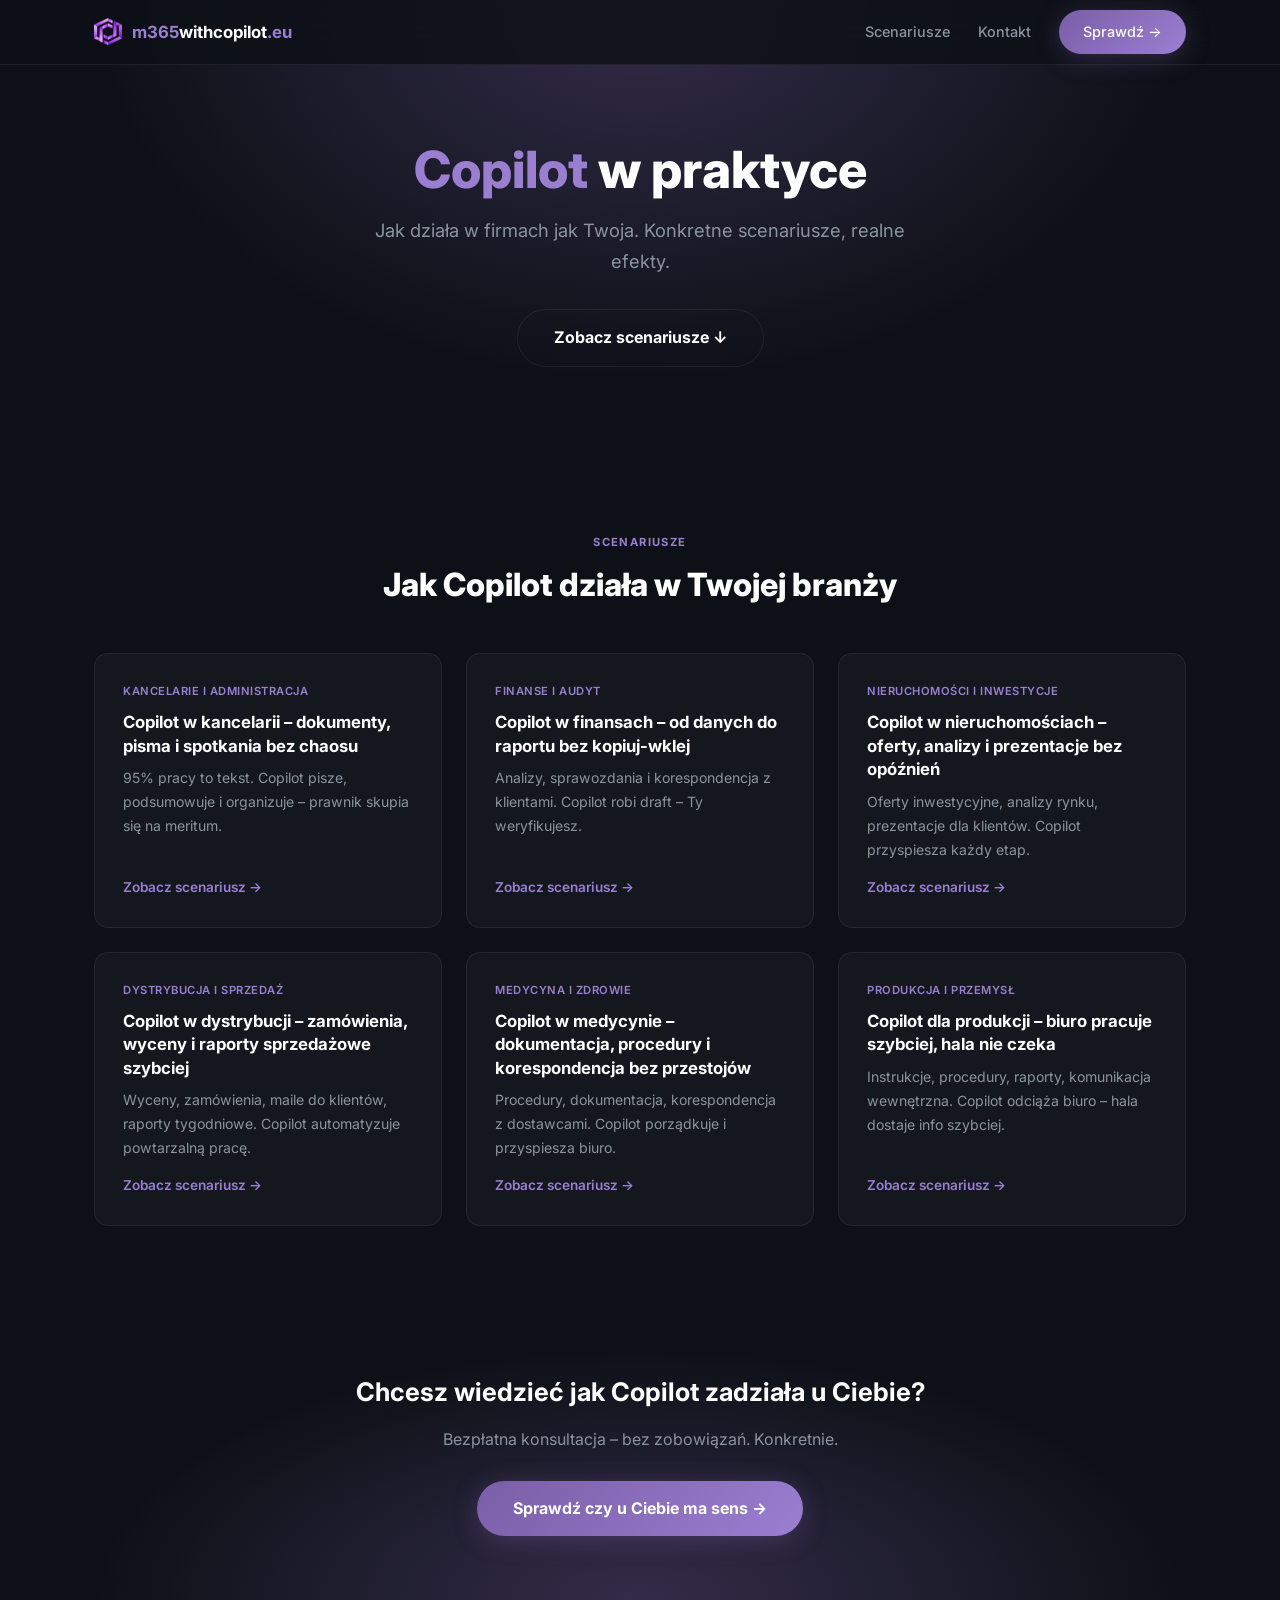
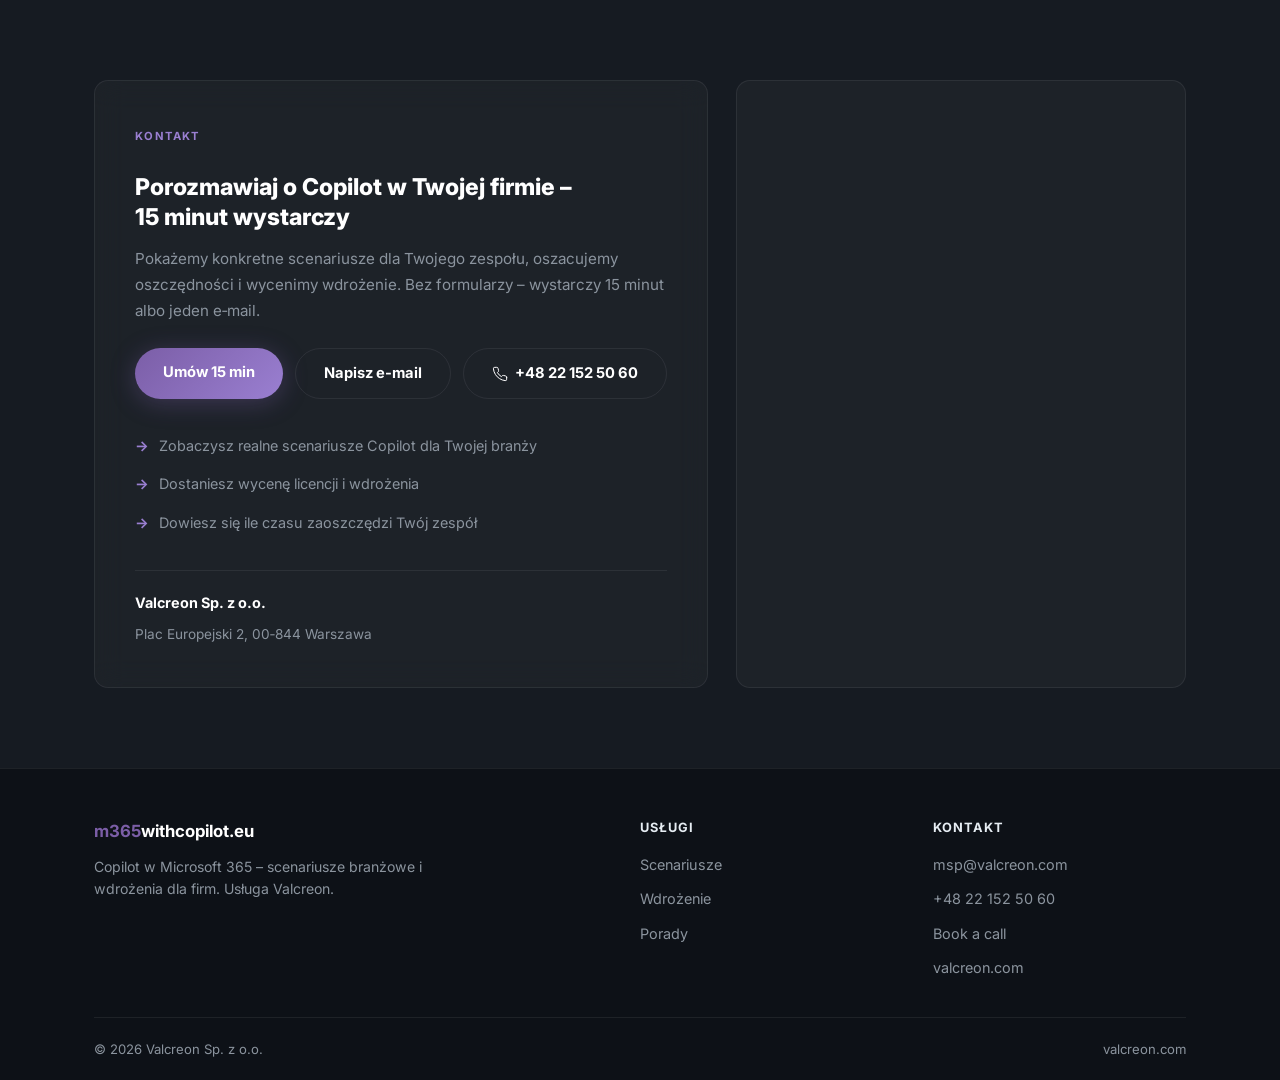
<file: index.html>
<!DOCTYPE html>
<html lang="pl">
<head>
<meta charset="UTF-8">
<meta name="viewport" content="width=device-width,initial-scale=1">
<title>Copilot w praktyce – scenariusze branżowe | m365withcopilot.eu</title>
<meta name="description" content="Jak Microsoft 365 Copilot działa w firmach jak Twoja. Scenariusze dla kancelarii, finansów, handlu, nieruchomości, medycyny i produkcji.">
<link rel="icon" href="fav.ico" type="image/x-icon">
<link rel="preconnect" href="https://fonts.googleapis.com">
<link rel="preconnect" href="https://fonts.gstatic.com" crossorigin>
<link href="https://fonts.googleapis.com/css2?family=Inter:wght@400;500;600;700;800&display=swap" rel="stylesheet">
<link rel="stylesheet" href="style-1.css">
<style>

</style>
</head>
<body id="top">

<nav class="nav"><div class="wrap">
  <a href="#top" class="nav-brand"><img src="logo-32.png" alt="Logo" width="28" height="28"><span><b>m365</b>withcopilot<b>.eu</b></span></a>
  <ul class="nav-links">
    <li><a href="#scenariusze">Scenariusze</a></li>
    <li><a href="#kontakt">Kontakt</a></li>
    <li><a href="https://m365withcopilot.pl" target="_blank" rel="noopener noreferrer" class="btn btn-p btn-sm">Sprawdź →</a></li>
  </ul>
  <button class="hamburger" id="burger" aria-label="Menu"><span></span><span></span><span></span></button>
</div></nav>
<div class="mobile-menu" id="mobileMenu">
  <a href="#scenariusze">Scenariusze</a>
  <a href="#kontakt">Kontakt</a>
  <a href="https://m365withcopilot.pl" target="_blank" rel="noopener noreferrer">Sprawdź czy u Ciebie ma sens →</a>
</div>

<header class="index-hero">
  <h1><span>Copilot</span> w praktyce</h1>
  <p class="subtitle">Jak działa w firmach jak Twoja. Konkretne scenariusze, realne efekty.</p>
  <a href="#scenariusze" class="btn btn-s">Zobacz scenariusze ↓</a>
</header>

<section class="section" id="scenariusze"><div class="wrap">
  <div class="section-head"><span class="eyebrow">Scenariusze</span><h2>Jak Copilot działa w Twojej branży</h2></div>
  <div class="posts-grid" id="allCases"></div>
</div></section>

<section class="cta-section fade">
  <h2>Chcesz wiedzieć jak Copilot zadziała u&nbsp;Ciebie?</h2>
  <p>Bezpłatna konsultacja – bez zobowiązań. Konkretnie.</p>
  <a href="https://m365withcopilot.pl" target="_blank" rel="noopener noreferrer" class="btn btn-p">Sprawdź czy u Ciebie ma sens →</a>
</section>

<section class="contact-s" id="kontakt"><div class="wrap">
  <div class="contact-g">
    <div class="cp reveal">
      <span class="eyebrow">Kontakt</span>
      <h2>Porozmawiaj o&nbsp;Copilot w&nbsp;Twojej firmie – 15&nbsp;minut wystarczy</h2>
      <p>Pokażemy konkretne scenariusze dla Twojego zespołu, oszacujemy oszczędności i&nbsp;wycenimy wdrożenie. Bez formularzy – wystarczy 15&nbsp;minut albo jeden e&#8209;mail.</p>
      <div class="c-btns">
        <a class="btn btn-p" href="https://bookings.cloud.microsoft/book/RedFlag1@redflag.com.pl" target="_blank" rel="noopener noreferrer">Umów 15&nbsp;min</a>
        <a class="btn btn-s" href="mailto:msp@valcreon.com?subject=Copilot%20w%20M365%20%E2%80%93%20zapytanie&amp;body=Dzie%C5%84%20dobry%2C%0A%0AProsimy%20o%20kontakt%20w%20sprawie%20Microsoft%20365%20Copilot.%0A%0AFirma%3A%0ALiczba%20u%C5%BCytkownik%C3%B3w%3A%0ADomena%3A%0A%0APozdrawiam">Napisz e&#8209;mail</a>
        <a class="btn btn-s" href="tel:+48221525060"><svg width="16" height="16" viewBox="0 0 24 24" fill="none" stroke="currentColor" stroke-width="1.5" stroke-linecap="round" stroke-linejoin="round" style="vertical-align:middle;margin-right:4px"><path d="M22 16.92v3a2 2 0 0 1-2.18 2 19.79 19.79 0 0 1-8.63-3.07 19.5 19.5 0 0 1-6-6 19.79 19.79 0 0 1-3.07-8.67A2 2 0 0 1 4.11 2h3a2 2 0 0 1 2 1.72c.127.96.361 1.903.7 2.81a2 2 0 0 1-.45 2.11L8.09 9.91a16 16 0 0 0 6 6l1.27-1.27a2 2 0 0 1 2.11-.45c.907.339 1.85.573 2.81.7A2 2 0 0 1 22 16.92z"/></svg> +48 22 152 50 60</a>
      </div>
      <ul class="c-list">
        <li><i>→</i> Zobaczysz realne scenariusze Copilot dla Twojej branży</li>
        <li><i>→</i> Dostaniesz wycenę licencji i&nbsp;wdrożenia</li>
        <li><i>→</i> Dowiesz się ile czasu zaoszczędzi Twój zespół</li>
      </ul>
      <div class="co"><strong>Valcreon Sp. z o.o.</strong><span>Plac Europejski 2, 00‑844 Warszawa</span></div>
    </div>
    <div class="map-p reveal">
      <iframe title="Mapa – Plac Europejski 2, Warszawa" loading="lazy" referrerpolicy="no-referrer-when-downgrade"
        src="https://www.google.com/maps?q=Plac+Europejski+2,+00-844+Warszawa&output=embed"></iframe>
    </div>
  </div>
</div></section>

<footer class="ftr"><div class="wrap">
  <div class="ftr-g">
    <div>
      <a href="#top" class="ftr-brand"><span><b style="color:var(--brand)">m365</b>withcopilot.eu</span></a>
      <p class="ftr-desc">Copilot w Microsoft 365 – scenariusze branżowe i wdrożenia dla firm. Usługa Valcreon.</p>
    </div>
    <div class="ftr-col"><strong>Usługi</strong><a href="#scenariusze">Scenariusze</a><a href="https://m365withcopilot.pl" target="_blank" rel="noopener noreferrer">Wdrożenie</a><a href="https://m365withcopilot.com" target="_blank" rel="noopener noreferrer">Porady</a></div>
    <div class="ftr-col"><strong>Kontakt</strong><a href="mailto:msp@valcreon.com">msp@valcreon.com</a><a href="tel:+48221525060">+48 22 152 50 60</a><a href="https://bookings.cloud.microsoft/book/RedFlag1@redflag.com.pl" target="_blank" rel="noopener noreferrer">Book a call</a><a href="https://valcreon.com" target="_blank" rel="noopener noreferrer">valcreon.com</a></div>
  </div>
  <div class="ftr-bot"><span>&copy; <span id="yr"></span> Valcreon Sp.&nbsp;z&nbsp;o.o.</span><a href="https://valcreon.com" target="_blank" rel="noopener noreferrer">valcreon.com</a></div>
</div></footer>

<button class="btt" id="btt" aria-label="Back to top">↑</button>

<script src="cases.js"></script>
<script>
document.getElementById("yr").textContent=new Date().getFullYear();
var burger=document.getElementById("burger");
var mm=document.getElementById("mobileMenu");
burger.addEventListener("click",function(){burger.classList.toggle("active");mm.classList.toggle("open");});
mm.querySelectorAll("a").forEach(function(a){a.addEventListener("click",function(){burger.classList.remove("active");mm.classList.remove("open");});});
document.addEventListener("click",function(e){if(mm.classList.contains("open")&&!mm.contains(e.target)&&!burger.contains(e.target)){burger.classList.remove("active");mm.classList.remove("open");}});
var bttEl=document.getElementById("btt");
window.addEventListener("scroll",function(){bttEl.classList.toggle("show",window.scrollY>400);});
bttEl.addEventListener("click",function(){window.scrollTo({top:0,behavior:"smooth"});});
observeAll();
renderAllCases("allCases");
</script>
</body>
</html>
</file>
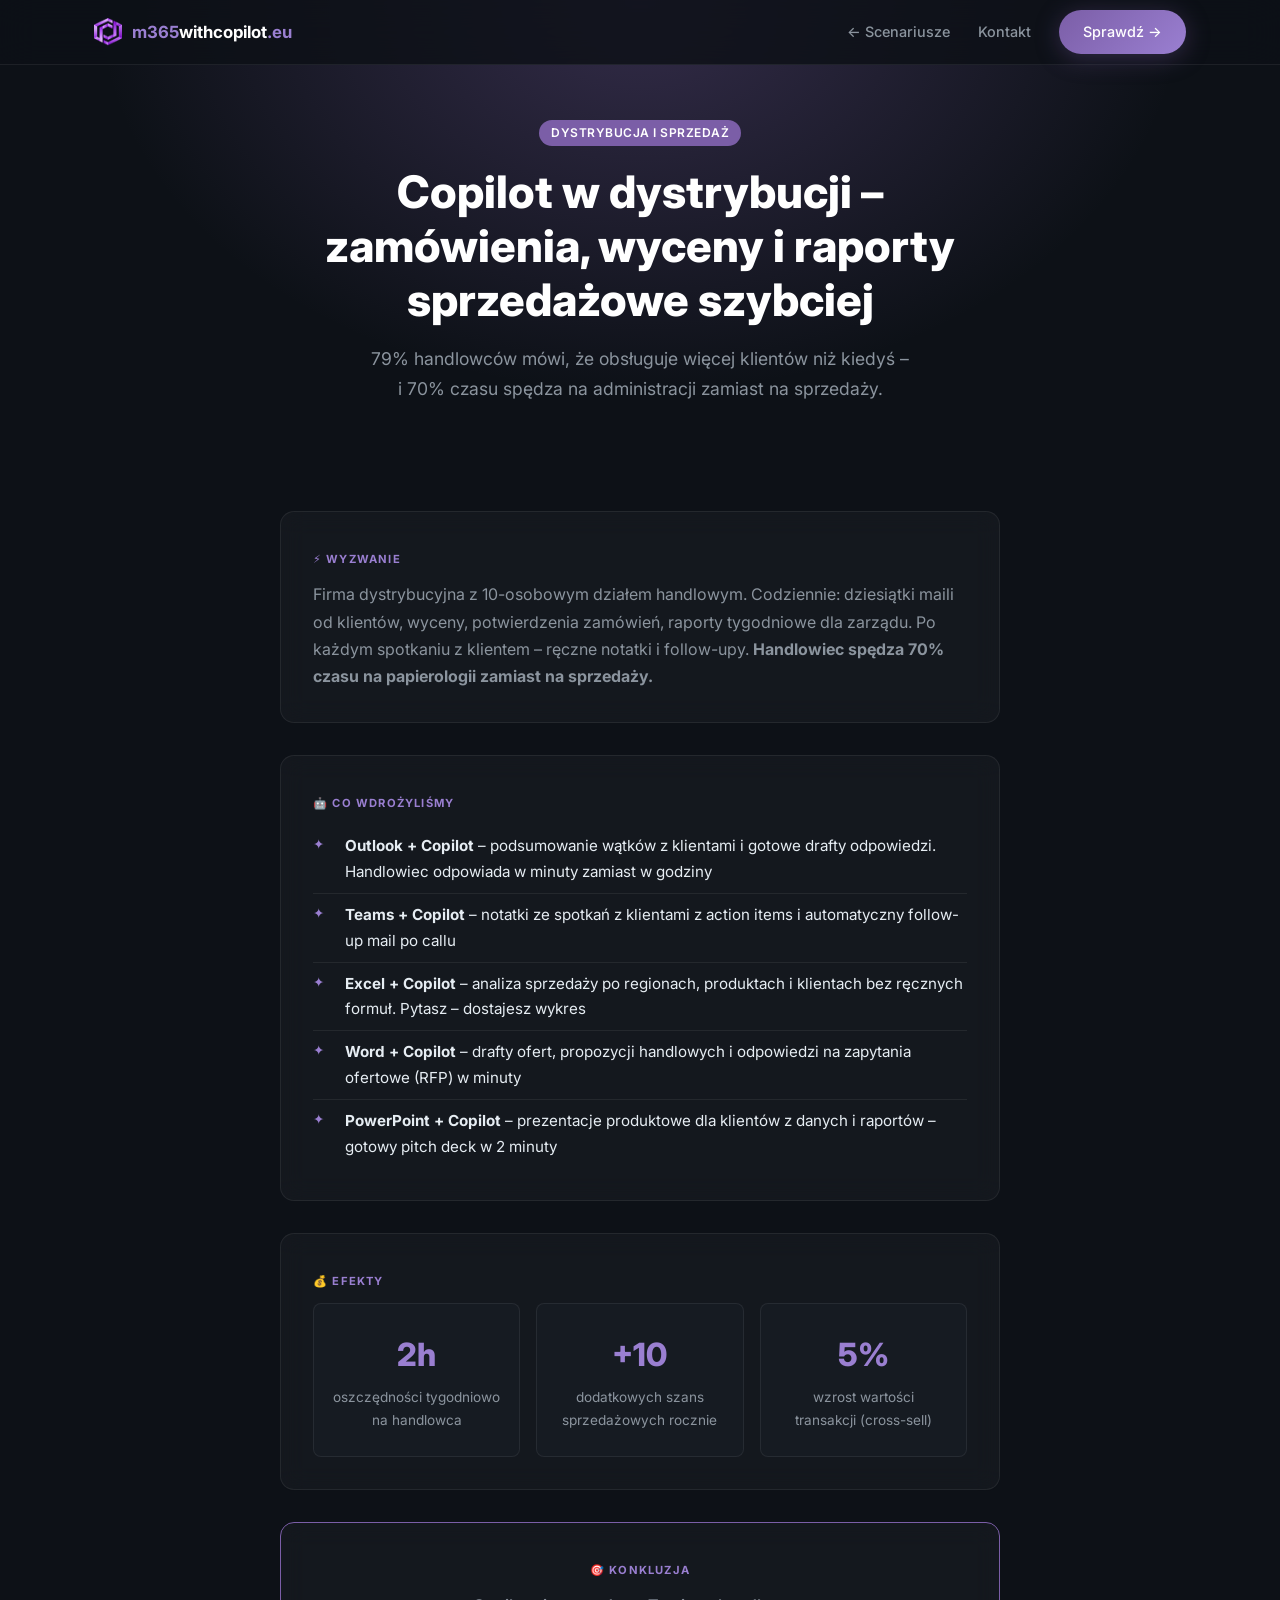
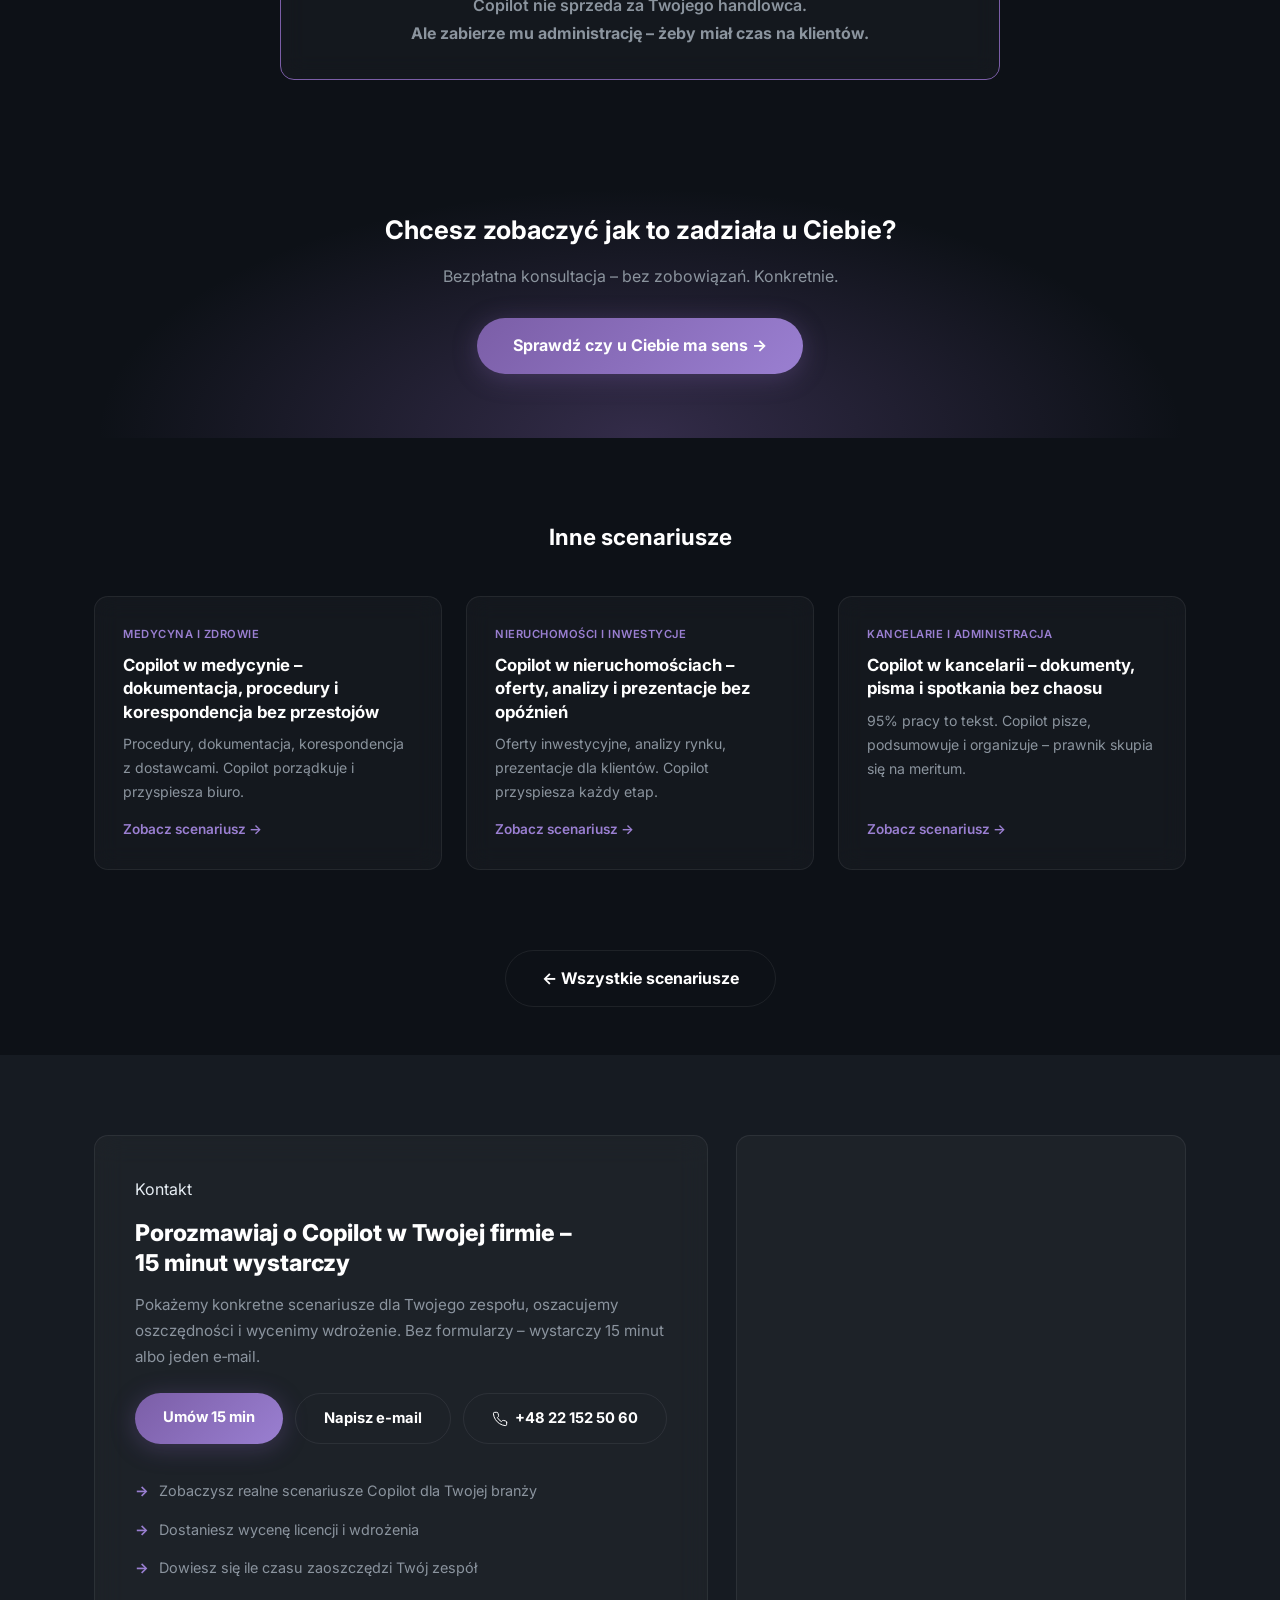
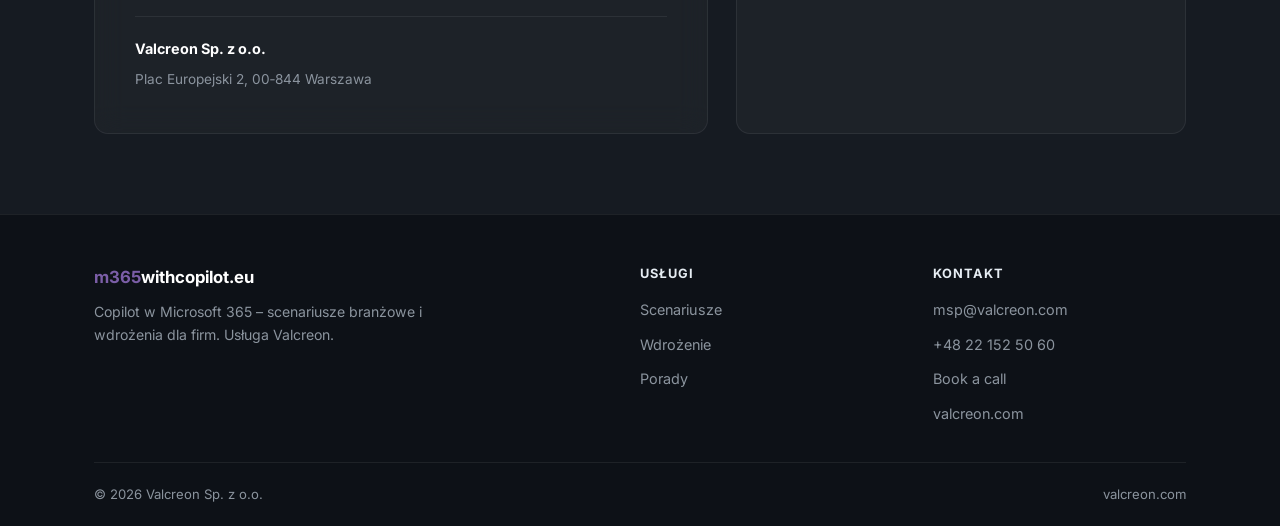
<file: handel.html>
<!DOCTYPE html>
<html lang="pl">
<head>
<meta charset="UTF-8">
<meta name="viewport" content="width=device-width,initial-scale=1">
<title>Copilot w dystrybucji – zamówienia, wyceny i raporty sprzedażowe szybciej | m365withcopilot.eu</title>
<meta name="description" content="Jak Microsoft 365 Copilot działa w firmie handlowej i dystrybucyjnej. Oferty, wyceny, spotkania z klientami i raporty – konkretny scenariusz." />
<link rel="icon" href="fav.ico" type="image/x-icon">
<link rel="preconnect" href="https://fonts.googleapis.com">
<link rel="preconnect" href="https://fonts.gstatic.com" crossorigin>
<link href="https://fonts.googleapis.com/css2?family=Inter:wght@400;500;600;700;800&display=swap" rel="stylesheet">
<link rel="stylesheet" href="style-2.css">
<style>
</style>
</head>
<body id="top">

<nav class="nav"><div class="wrap">
  <a href="index.html" class="nav-brand"><img src="logo-32.png" alt="Logo" width="28" height="28"><span><b>m365</b>withcopilot<b>.eu</b></span></a>
  <ul class="nav-links">
    <li><a href="index.html">← Scenariusze</a></li>
    <li><a href="#kontakt">Kontakt</a></li>
    <li><a href="https://m365withcopilot.pl" target="_blank" rel="noopener noreferrer" class="btn btn-p btn-sm">Sprawdź →</a></li>
  </ul>
  <button class="hamburger" id="burger" aria-label="Menu"><span></span><span></span><span></span></button>
</div></nav>
<div class="mobile-menu" id="mobileMenu">
  <a href="index.html">← Wszystkie scenariusze</a>
  <a href="#kontakt">Kontakt</a>
  <a href="https://m365withcopilot.pl" target="_blank" rel="noopener noreferrer">Sprawdź czy u Ciebie ma sens →</a>
</div>

<header class="post-hero">
  <div class="post-meta"><span class="post-tag">Dystrybucja i sprzedaż</span></div>
  <h1>Copilot w dystrybucji – zamówienia, wyceny i&nbsp;raporty sprzedażowe szybciej</h1>
  <p class="subtitle">79% handlowców mówi, że obsługuje więcej klientów niż kiedyś – i&nbsp;70% czasu spędza na administracji zamiast na sprzedaży.</p>
</header>

<section class="post-body"><div class="col">

  <!-- WYZWANIE -->
<div class="block fade">
  <span class="block-label">⚡ Wyzwanie</span>
  <p>Firma dystrybucyjna z&nbsp;10-osobowym działem handlowym. Codziennie: dziesiątki maili od klientów, wyceny, potwierdzenia zamówień, raporty tygodniowe dla zarządu. Po każdym spotkaniu z&nbsp;klientem – ręczne notatki i&nbsp;follow-upy. <strong>Handlowiec spędza 70% czasu na papierologii zamiast na sprzedaży.</strong></p>
</div>

<!-- CO WDROŻYLIŚMY -->
<div class="block fade">
  <span class="block-label">🤖 Co wdrożyliśmy</span>
  <ul>
    <li><strong>Outlook + Copilot</strong> – podsumowanie wątków z&nbsp;klientami i&nbsp;gotowe drafty odpowiedzi. Handlowiec odpowiada w&nbsp;minuty zamiast w&nbsp;godziny</li>
    <li><strong>Teams + Copilot</strong> – notatki ze spotkań z&nbsp;klientami z&nbsp;action items i&nbsp;automatyczny follow-up mail po callu</li>
    <li><strong>Excel + Copilot</strong> – analiza sprzedaży po regionach, produktach i&nbsp;klientach bez ręcznych formuł. Pytasz – dostajesz wykres</li>
    <li><strong>Word + Copilot</strong> – drafty ofert, propozycji handlowych i&nbsp;odpowiedzi na zapytania ofertowe (RFP) w&nbsp;minuty</li>
    <li><strong>PowerPoint + Copilot</strong> – prezentacje produktowe dla klientów z&nbsp;danych i&nbsp;raportów – gotowy pitch deck w&nbsp;2&nbsp;minuty</li>
  </ul>
</div>

<!-- EFEKTY -->
<div class="block fade">
  <span class="block-label">💰 Efekty</span>
  <div class="gains">
    <div class="gain-card"><div class="num">2h</div><div class="label">oszczędności tygodniowo<br>na handlowca</div></div>
    <div class="gain-card"><div class="num">+10</div><div class="label">dodatkowych szans<br>sprzedażowych rocznie</div></div>
    <div class="gain-card"><div class="num">5%</div><div class="label">wzrost wartości<br>transakcji (cross-sell)</div></div>
  </div>
</div>

<!-- KONKLUZJA -->
<div class="block fade" style="text-align:center;border-color:var(--brand)">
  <span class="block-label">🎯 Konkluzja</span>
  <p style="font-weight:600">
    Copilot nie sprzeda za Twojego handlowca.<br>
    <strong>Ale zabierze mu administrację – żeby miał czas na klientów.</strong>
  </p>
</div>

</div></section>

<section class="cta-section fade">
  <h2>Chcesz zobaczyć jak to zadziała u&nbsp;Ciebie?</h2>
  <p>Bezpłatna konsultacja – bez zobowiązań. Konkretnie.</p>
  <a href="https://m365withcopilot.pl" target="_blank" rel="noopener noreferrer" class="btn btn-p">Sprawdź czy u Ciebie ma sens →</a>
</section>

<section class="more"><div class="wrap">
  <h2>Inne scenariusze</h2>
  <div class="posts-grid" id="moreCases"></div>
</div></section>

<div style="text-align:center;padding:0 24px 48px">
  <a href="index.html" class="btn btn-s">← Wszystkie scenariusze</a>
</div>

<section class="contact-s" id="kontakt"><div class="wrap">
  <div class="contact-g">
    <div class="cp reveal">
      <span class="eyebrow">Kontakt</span>
      <h2>Porozmawiaj o&nbsp;Copilot w&nbsp;Twojej firmie – 15&nbsp;minut wystarczy</h2>
      <p>Pokażemy konkretne scenariusze dla Twojego zespołu, oszacujemy oszczędności i&nbsp;wycenimy wdrożenie. Bez formularzy – wystarczy 15&nbsp;minut albo jeden e&#8209;mail.</p>
      <div class="c-btns">
        <a class="btn btn-p" href="https://bookings.cloud.microsoft/book/RedFlag1@redflag.com.pl" target="_blank" rel="noopener noreferrer">Umów 15&nbsp;min</a>
        <a class="btn btn-s" href="mailto:msp@valcreon.com?subject=Copilot%20w%20M365%20%E2%80%93%20zapytanie&amp;body=Dzie%C5%84%20dobry%2C%0A%0AProsimy%20o%20kontakt%20w%20sprawie%20Microsoft%20365%20Copilot.%0A%0AFirma%3A%0ALiczba%20u%C5%BCytkownik%C3%B3w%3A%0ADomena%3A%0A%0APozdrawiam">Napisz e&#8209;mail</a>
        <a class="btn btn-s" href="tel:+48221525060"><svg width="16" height="16" viewBox="0 0 24 24" fill="none" stroke="currentColor" stroke-width="1.5" stroke-linecap="round" stroke-linejoin="round" style="vertical-align:middle;margin-right:4px"><path d="M22 16.92v3a2 2 0 0 1-2.18 2 19.79 19.79 0 0 1-8.63-3.07 19.5 19.5 0 0 1-6-6 19.79 19.79 0 0 1-3.07-8.67A2 2 0 0 1 4.11 2h3a2 2 0 0 1 2 1.72c.127.96.361 1.903.7 2.81a2 2 0 0 1-.45 2.11L8.09 9.91a16 16 0 0 0 6 6l1.27-1.27a2 2 0 0 1 2.11-.45c.907.339 1.85.573 2.81.7A2 2 0 0 1 22 16.92z"/></svg> +48 22 152 50 60</a>
      </div>
      <ul class="c-list">
        <li><i>→</i> Zobaczysz realne scenariusze Copilot dla Twojej branży</li>
        <li><i>→</i> Dostaniesz wycenę licencji i&nbsp;wdrożenia</li>
        <li><i>→</i> Dowiesz się ile czasu zaoszczędzi Twój zespół</li>
      </ul>
      <div class="co"><strong>Valcreon Sp. z o.o.</strong><span>Plac Europejski 2, 00‑844 Warszawa</span></div>
    </div>
    <div class="map-p reveal">
      <iframe title="Mapa – Plac Europejski 2, Warszawa" loading="lazy" referrerpolicy="no-referrer-when-downgrade"
        src="https://www.google.com/maps?q=Plac+Europejski+2,+00-844+Warszawa&output=embed"></iframe>
    </div>
  </div>
</div></section>

<footer class="ftr"><div class="wrap">
  <div class="ftr-g">
    <div>
      <a href="#top" class="ftr-brand"><span><b style="color:var(--brand)">m365</b>withcopilot.eu</span></a>
      <p class="ftr-desc">Copilot w Microsoft 365 – scenariusze branżowe i wdrożenia dla firm. Usługa Valcreon.</p>
    </div>
    <div class="ftr-col"><strong>Usługi</strong><a href="index.html">Scenariusze</a><a href="https://m365withcopilot.pl" target="_blank" rel="noopener noreferrer">Wdrożenie</a><a href="https://m365withcopilot.com" target="_blank" rel="noopener noreferrer">Porady</a></div>
    <div class="ftr-col"><strong>Kontakt</strong><a href="mailto:msp@valcreon.com">msp@valcreon.com</a><a href="tel:+48221525060">+48 22 152 50 60</a><a href="https://bookings.cloud.microsoft/book/RedFlag1@redflag.com.pl" target="_blank" rel="noopener noreferrer">Book a call</a><a href="https://valcreon.com" target="_blank" rel="noopener noreferrer">valcreon.com</a></div>
  </div>
  <div class="ftr-bot"><span>&copy; <span id="yr"></span> Valcreon Sp.&nbsp;z&nbsp;o.o.</span><a href="https://valcreon.com" target="_blank" rel="noopener noreferrer">valcreon.com</a></div>
</div></footer>

<button class="btt" id="btt" aria-label="Back to top">↑</button>

<script src="cases.js"></script>
<script>
document.getElementById("yr").textContent=new Date().getFullYear();
var burger=document.getElementById("burger");
var mm=document.getElementById("mobileMenu");
burger.addEventListener("click",function(){burger.classList.toggle("active");mm.classList.toggle("open");});
mm.querySelectorAll("a").forEach(function(a){a.addEventListener("click",function(){burger.classList.remove("active");mm.classList.remove("open");});});
document.addEventListener("click",function(e){if(mm.classList.contains("open")&&!mm.contains(e.target)&&!burger.contains(e.target)){burger.classList.remove("active");mm.classList.remove("open");}});
var bttEl=document.getElementById("btt");
window.addEventListener("scroll",function(){bttEl.classList.toggle("show",window.scrollY>400);});
bttEl.addEventListener("click",function(){window.scrollTo({top:0,behavior:"smooth"});});
observeAll();
renderMoreCases("moreCases");
</script>
</body>
</html>
</file>
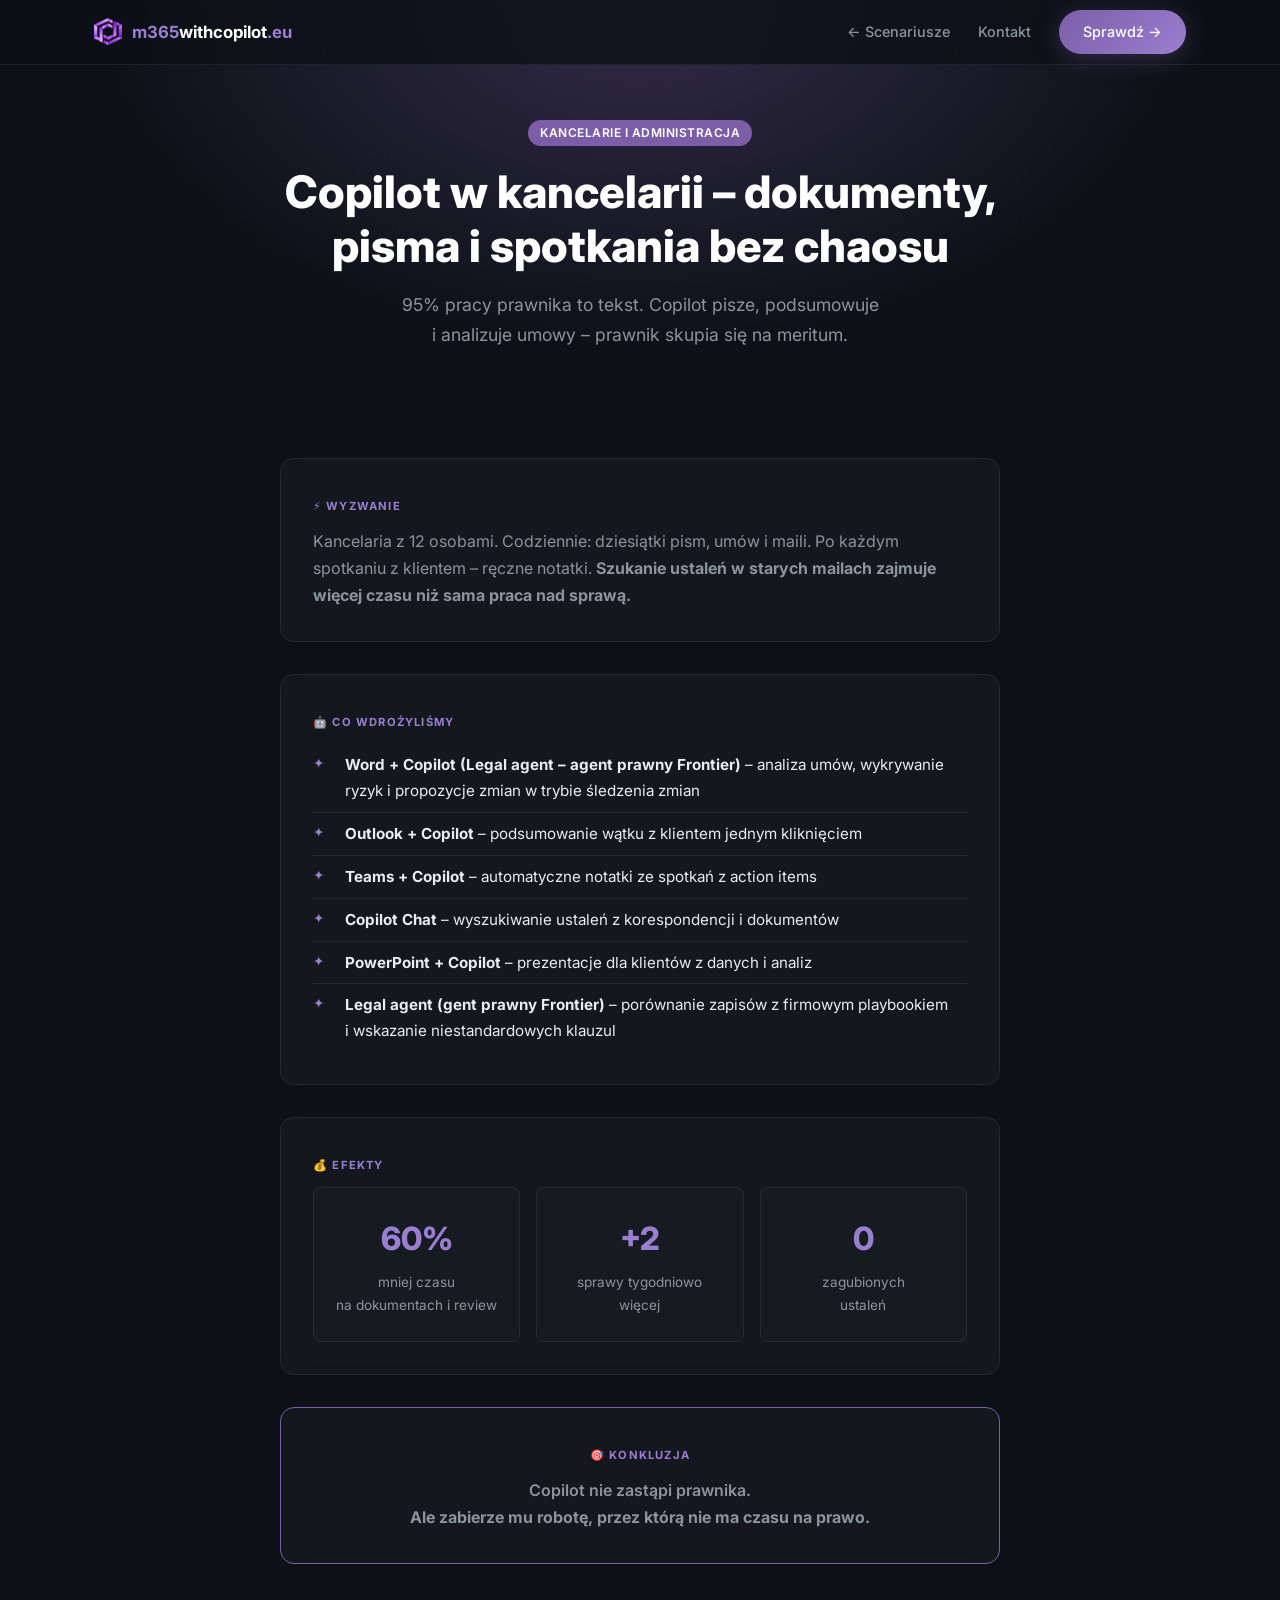
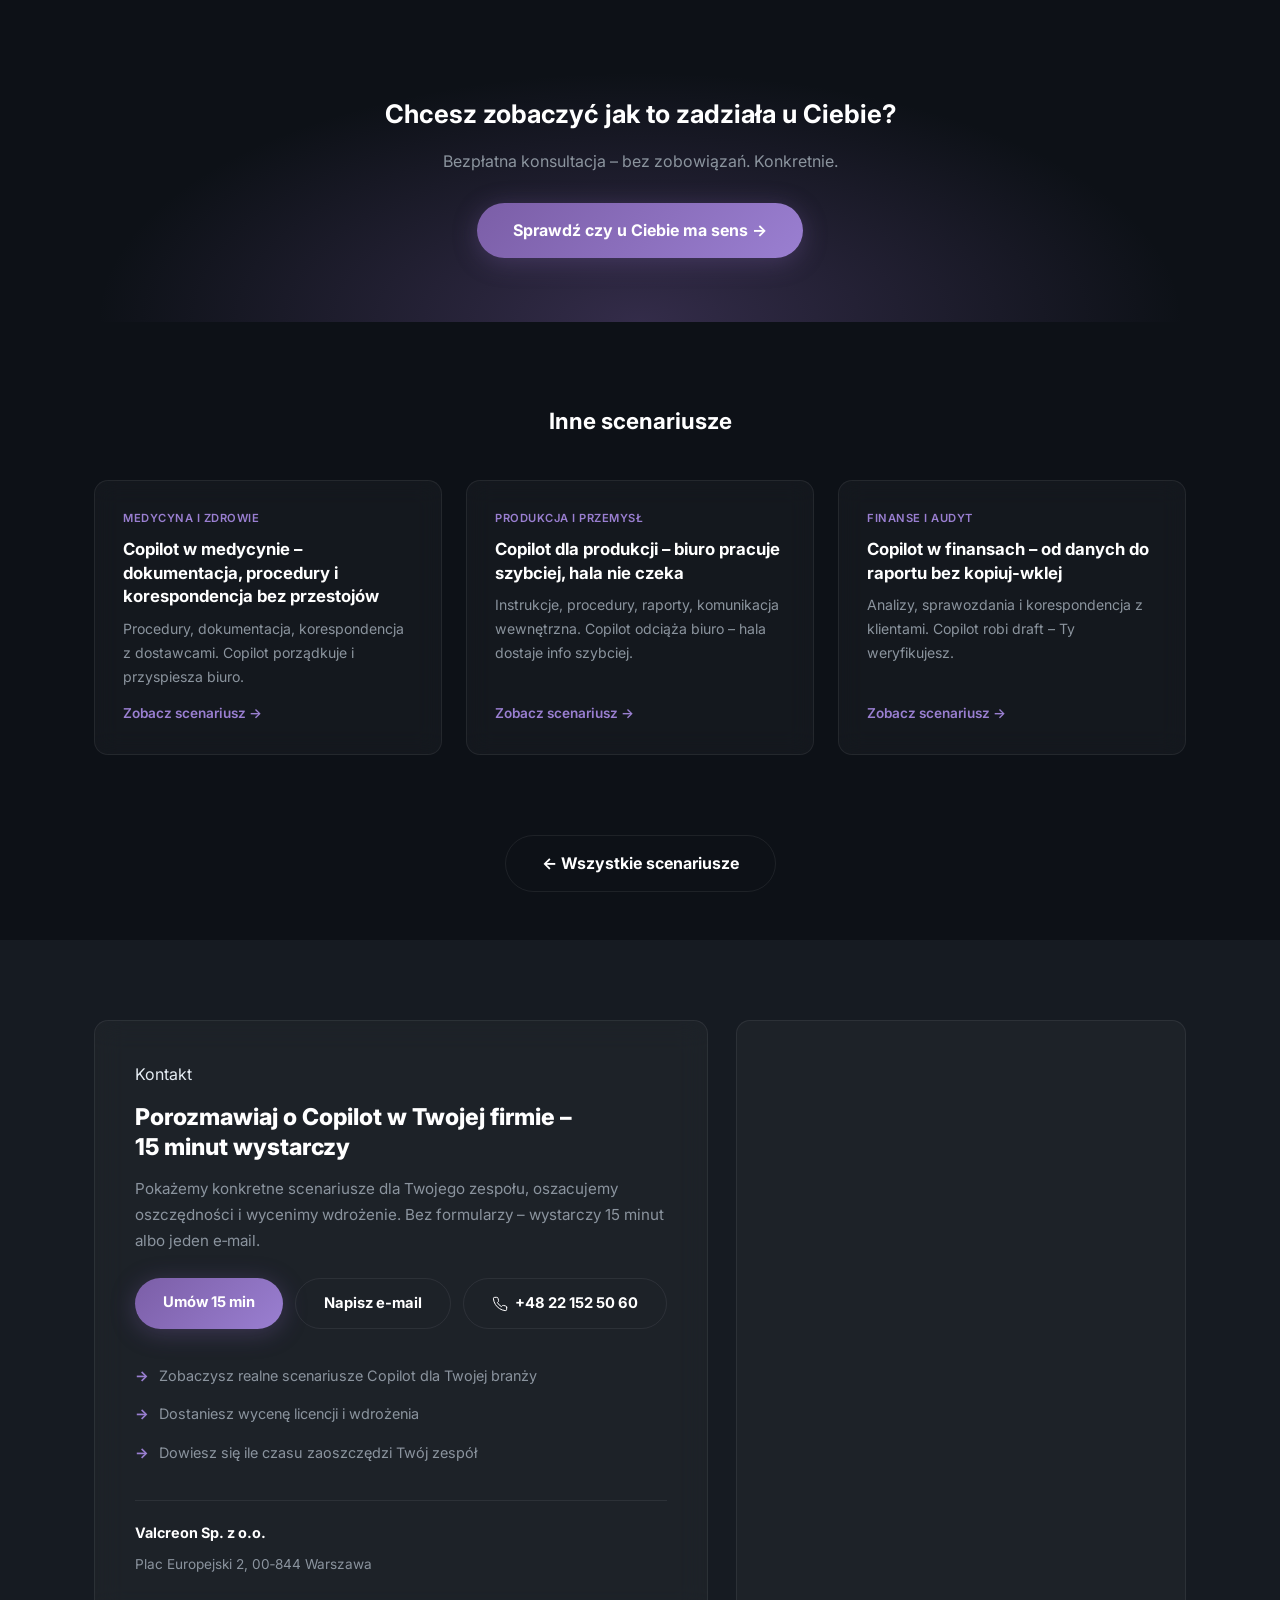
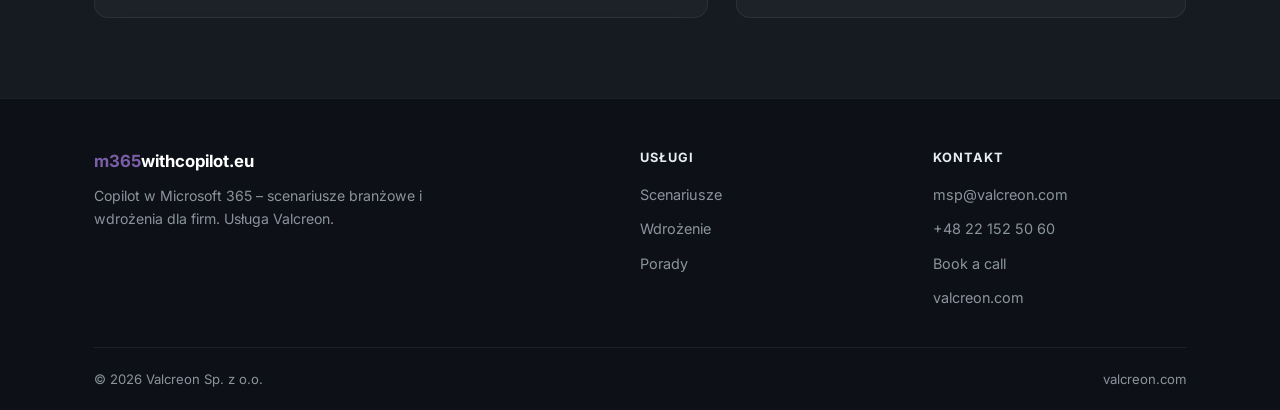
<file: kancelaria.html>
<!DOCTYPE html>
<html lang="pl">
<head>
<meta charset="UTF-8">
<meta name="viewport" content="width=device-width,initial-scale=1">
<title>Copilot w kancelarii – dokumenty, pisma i spotkania bez chaosu | m365withcopilot.eu</title>
<meta name="description" content="Jak Microsoft 365 Copilot działa w kancelarii prawnej. Drafty pism, podsumowania spotkań, wyszukiwanie ustaleń – konkretny scenariusz.">
<link rel="icon" href="fav.ico" type="image/x-icon">
<link rel="preconnect" href="https://fonts.googleapis.com">
<link rel="preconnect" href="https://fonts.gstatic.com" crossorigin>
<link href="https://fonts.googleapis.com/css2?family=Inter:wght@400;500;600;700;800&display=swap" rel="stylesheet">
<link rel="stylesheet" href="style-2.css">
<style>
</style>
</head>
<body id="top">

<nav class="nav"><div class="wrap">
  <a href="index.html" class="nav-brand"><img src="logo-32.png" alt="Logo" width="28" height="28"><span><b>m365</b>withcopilot<b>.eu</b></span></a>
  <ul class="nav-links">
    <li><a href="index.html">← Scenariusze</a></li>
    <li><a href="#kontakt">Kontakt</a></li>
    <li><a href="https://m365withcopilot.pl" target="_blank" rel="noopener noreferrer" class="btn btn-p btn-sm">Sprawdź →</a></li>
  </ul>
  <button class="hamburger" id="burger" aria-label="Menu"><span></span><span></span><span></span></button>
</div></nav>
<div class="mobile-menu" id="mobileMenu">
  <a href="index.html">← Wszystkie scenariusze</a>
  <a href="#kontakt">Kontakt</a>
  <a href="https://m365withcopilot.pl" target="_blank" rel="noopener noreferrer">Sprawdź czy u Ciebie ma sens →</a>
</div>

<header class="post-hero">
  <div class="post-meta"><span class="post-tag">Kancelarie i administracja</span></div>
  <h1>Copilot w kancelarii – dokumenty, pisma i&nbsp;spotkania bez chaosu</h1>
  
<p class="subtitle">95% pracy prawnika to tekst. Copilot pisze, podsumowuje i&nbsp;analizuje umowy – prawnik skupia się na meritum.</p>

</header>

<section class="post-body"><div class="col">

  <div class="block fade">
    <span class="block-label">⚡ Wyzwanie</span>
    <p>Kancelaria z&nbsp;12 osobami. Codziennie: dziesiątki pism, umów i&nbsp;maili. Po każdym spotkaniu z&nbsp;klientem – ręczne notatki. <strong>Szukanie ustaleń w starych mailach zajmuje więcej czasu niż sama praca nad sprawą.</strong></p>
  </div>

  <div class="block fade">
    <span class="block-label">🤖 Co wdrożyliśmy</span>
    <ul>
      <li><strong>Word + Copilot (Legal agent – agent prawny Frontier)</strong> – analiza umów, wykrywanie ryzyk i&nbsp;propozycje zmian w&nbsp;trybie śledzenia zmian</li>
      <li><strong>Outlook + Copilot</strong> – podsumowanie wątku z&nbsp;klientem jednym kliknięciem</li>
      <li><strong>Teams + Copilot</strong> – automatyczne notatki ze spotkań z&nbsp;action items</li>
      <li><strong>Copilot Chat</strong> – wyszukiwanie ustaleń z&nbsp;korespondencji i&nbsp;dokumentów</li>
      <li><strong>PowerPoint + Copilot</strong> – prezentacje dla klientów z&nbsp;danych i&nbsp;analiz</li>
      <li><strong>Legal agent (gent prawny Frontier)</strong> – porównanie zapisów z&nbsp;firmowym playbookiem i&nbsp;wskazanie niestandardowych klauzul</li>
    </ul>
  </div>

  <div class="block fade">
    <span class="block-label">💰 Efekty</span>
      <div class="gains">
      <div class="gain-card"><div class="num">60%</div><div class="label">mniej czasu<br>na dokumentach i&nbsp;review</div></div>
      <div class="gain-card"><div class="num">+2</div><div class="label">sprawy tygodniowo<br>więcej</div></div>
      <div class="gain-card"><div class="num">0</div><div class="label">zagubionych<br>ustaleń</div></div>
      </div>
  </div>

  <div class="block fade" style="text-align:center;border-color:var(--brand)">
    <span class="block-label">🎯 Konkluzja</span>
    <p style="font-weight:600">
      Copilot nie zastąpi prawnika.<br>
      <strong>Ale zabierze mu robotę, przez którą nie ma czasu na prawo.</strong>
    </p>
  </div>

</div></section>

<section class="cta-section fade">
  <h2>Chcesz zobaczyć jak to zadziała u&nbsp;Ciebie?</h2>
  <p>Bezpłatna konsultacja – bez zobowiązań. Konkretnie.</p>
  <a href="https://m365withcopilot.pl" target="_blank" rel="noopener noreferrer" class="btn btn-p">Sprawdź czy u Ciebie ma sens →</a>
</section>

<section class="more"><div class="wrap">
  <h2>Inne scenariusze</h2>
  <div class="posts-grid" id="moreCases"></div>
</div></section>

<div style="text-align:center;padding:0 24px 48px">
  <a href="index.html" class="btn btn-s">← Wszystkie scenariusze</a>
</div>

<section class="contact-s" id="kontakt"><div class="wrap">
  <div class="contact-g">
    <div class="cp reveal">
      <span class="eyebrow">Kontakt</span>
      <h2>Porozmawiaj o&nbsp;Copilot w&nbsp;Twojej firmie – 15&nbsp;minut wystarczy</h2>
      <p>Pokażemy konkretne scenariusze dla Twojego zespołu, oszacujemy oszczędności i&nbsp;wycenimy wdrożenie. Bez formularzy – wystarczy 15&nbsp;minut albo jeden e&#8209;mail.</p>
      <div class="c-btns">
        <a class="btn btn-p" href="https://bookings.cloud.microsoft/book/RedFlag1@redflag.com.pl" target="_blank" rel="noopener noreferrer">Umów 15&nbsp;min</a>
        <a class="btn btn-s" href="mailto:msp@valcreon.com?subject=Copilot%20w%20M365%20%E2%80%93%20zapytanie&amp;body=Dzie%C5%84%20dobry%2C%0A%0AProsimy%20o%20kontakt%20w%20sprawie%20Microsoft%20365%20Copilot.%0A%0AFirma%3A%0ALiczba%20u%C5%BCytkownik%C3%B3w%3A%0ADomena%3A%0A%0APozdrawiam">Napisz e&#8209;mail</a>
        <a class="btn btn-s" href="tel:+48221525060"><svg width="16" height="16" viewBox="0 0 24 24" fill="none" stroke="currentColor" stroke-width="1.5" stroke-linecap="round" stroke-linejoin="round" style="vertical-align:middle;margin-right:4px"><path d="M22 16.92v3a2 2 0 0 1-2.18 2 19.79 19.79 0 0 1-8.63-3.07 19.5 19.5 0 0 1-6-6 19.79 19.79 0 0 1-3.07-8.67A2 2 0 0 1 4.11 2h3a2 2 0 0 1 2 1.72c.127.96.361 1.903.7 2.81a2 2 0 0 1-.45 2.11L8.09 9.91a16 16 0 0 0 6 6l1.27-1.27a2 2 0 0 1 2.11-.45c.907.339 1.85.573 2.81.7A2 2 0 0 1 22 16.92z"/></svg> +48 22 152 50 60</a>
      </div>
      <ul class="c-list">
        <li><i>→</i> Zobaczysz realne scenariusze Copilot dla Twojej branży</li>
        <li><i>→</i> Dostaniesz wycenę licencji i&nbsp;wdrożenia</li>
        <li><i>→</i> Dowiesz się ile czasu zaoszczędzi Twój zespół</li>
      </ul>
      <div class="co"><strong>Valcreon Sp. z o.o.</strong><span>Plac Europejski 2, 00‑844 Warszawa</span></div>
    </div>
    <div class="map-p reveal">
      <iframe title="Mapa – Plac Europejski 2, Warszawa" loading="lazy" referrerpolicy="no-referrer-when-downgrade"
        src="https://www.google.com/maps?q=Plac+Europejski+2,+00-844+Warszawa&output=embed"></iframe>
    </div>
  </div>
</div></section>

<footer class="ftr"><div class="wrap">
  <div class="ftr-g">
    <div>
      <a href="#top" class="ftr-brand"><span><b style="color:var(--brand)">m365</b>withcopilot.eu</span></a>
      <p class="ftr-desc">Copilot w Microsoft 365 – scenariusze branżowe i wdrożenia dla firm. Usługa Valcreon.</p>
    </div>
    <div class="ftr-col"><strong>Usługi</strong><a href="index.html">Scenariusze</a><a href="https://m365withcopilot.pl" target="_blank" rel="noopener noreferrer">Wdrożenie</a><a href="https://m365withcopilot.com" target="_blank" rel="noopener noreferrer">Porady</a></div>
    <div class="ftr-col"><strong>Kontakt</strong><a href="mailto:msp@valcreon.com">msp@valcreon.com</a><a href="tel:+48221525060">+48 22 152 50 60</a><a href="https://bookings.cloud.microsoft/book/RedFlag1@redflag.com.pl" target="_blank" rel="noopener noreferrer">Book a call</a><a href="https://valcreon.com" target="_blank" rel="noopener noreferrer">valcreon.com</a></div>
  </div>
  <div class="ftr-bot"><span>&copy; <span id="yr"></span> Valcreon Sp.&nbsp;z&nbsp;o.o.</span><a href="https://valcreon.com" target="_blank" rel="noopener noreferrer">valcreon.com</a></div>
</div></footer>

<button class="btt" id="btt" aria-label="Back to top">↑</button>

<script src="cases.js"></script>
<script>
document.getElementById("yr").textContent=new Date().getFullYear();
var burger=document.getElementById("burger");
var mm=document.getElementById("mobileMenu");
burger.addEventListener("click",function(){burger.classList.toggle("active");mm.classList.toggle("open");});
mm.querySelectorAll("a").forEach(function(a){a.addEventListener("click",function(){burger.classList.remove("active");mm.classList.remove("open");});});
document.addEventListener("click",function(e){if(mm.classList.contains("open")&&!mm.contains(e.target)&&!burger.contains(e.target)){burger.classList.remove("active");mm.classList.remove("open");}});
var bttEl=document.getElementById("btt");
window.addEventListener("scroll",function(){bttEl.classList.toggle("show",window.scrollY>400);});
bttEl.addEventListener("click",function(){window.scrollTo({top:0,behavior:"smooth"});});
observeAll();
renderMoreCases("moreCases");
</script>
</body>
</html>
</file>
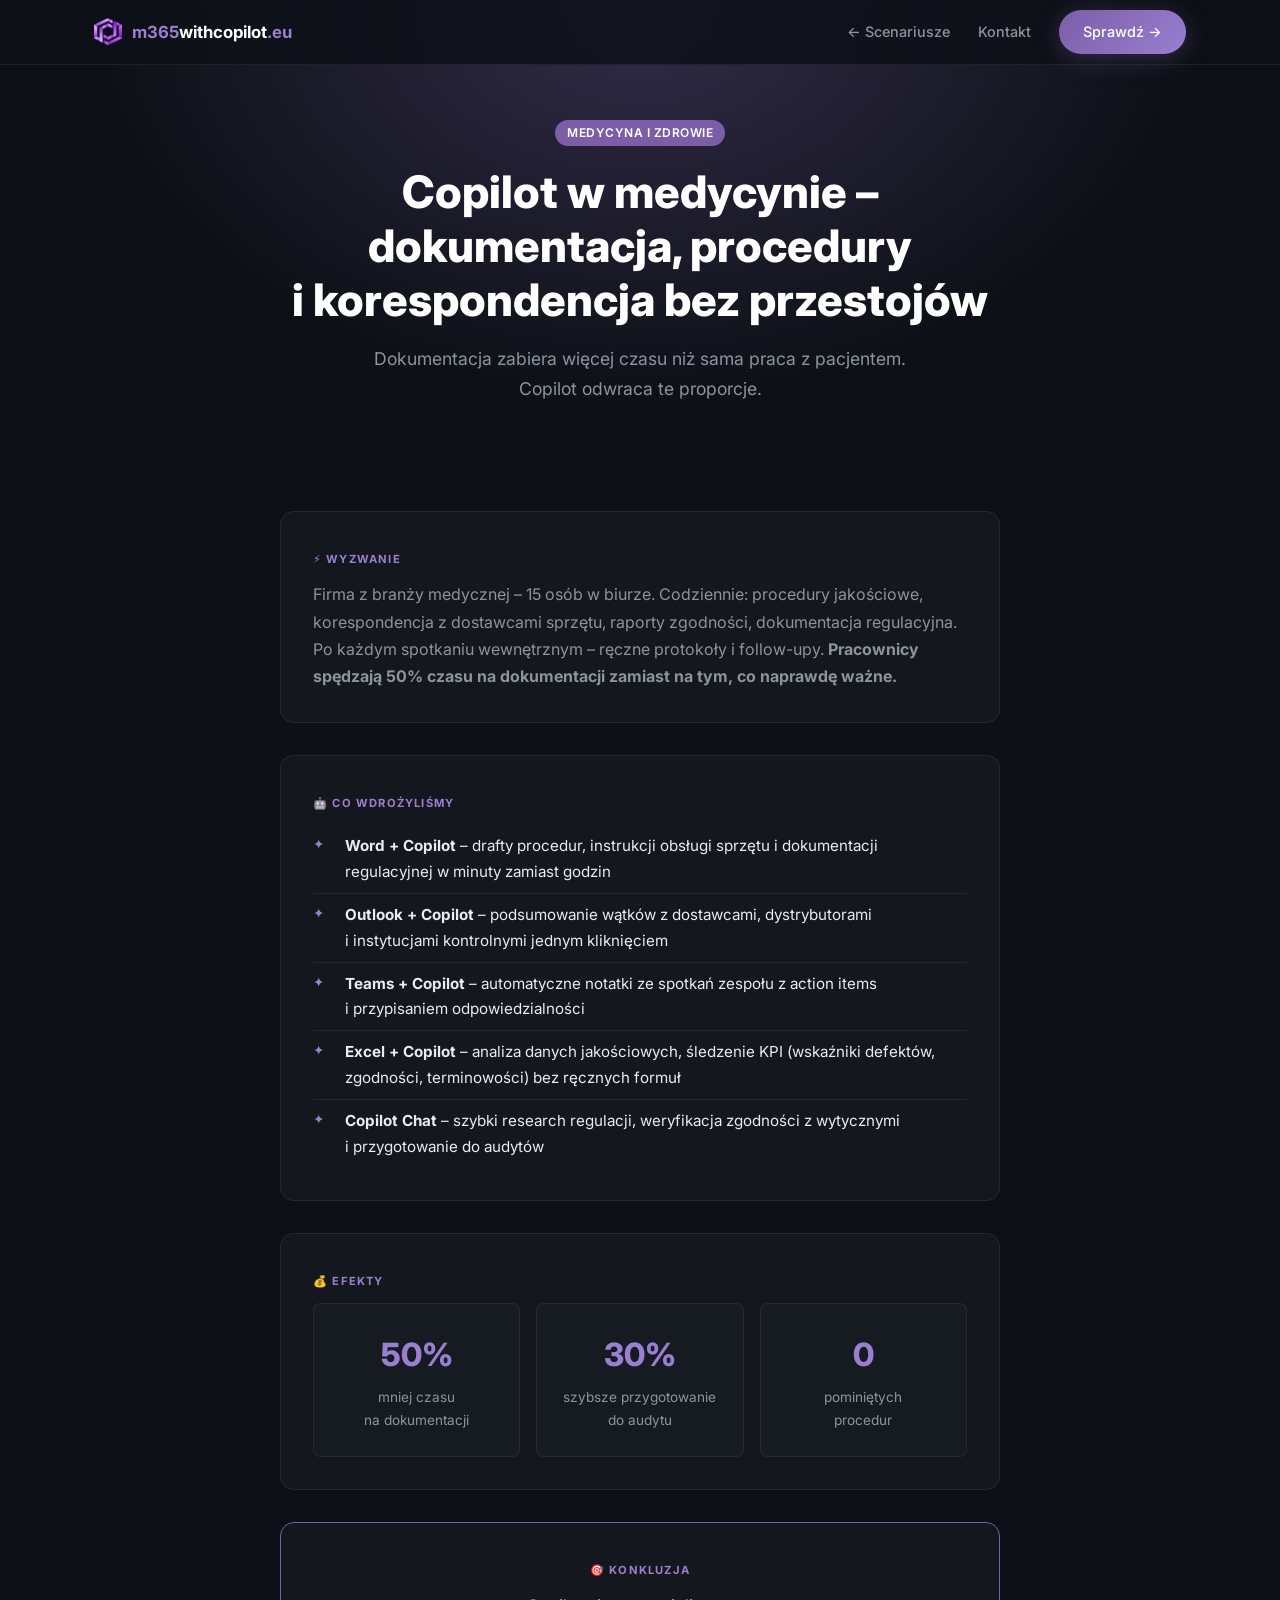
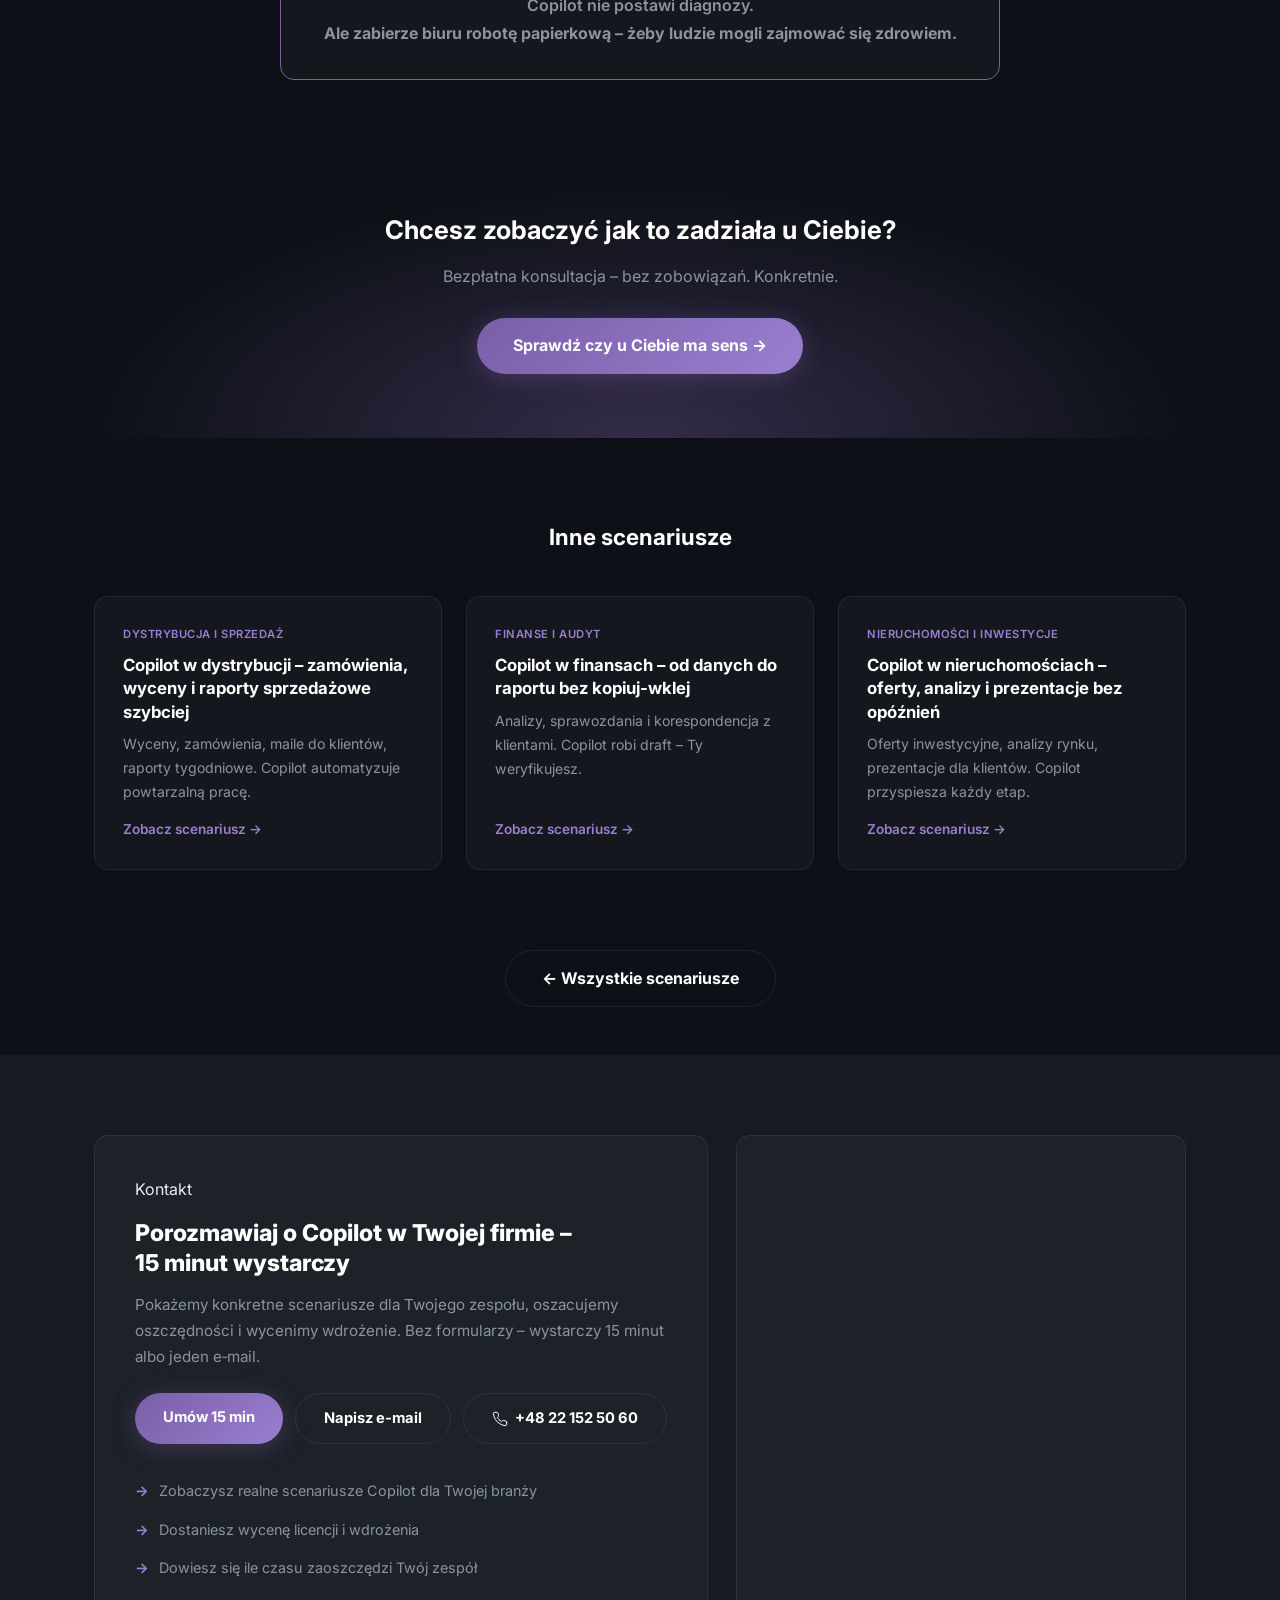
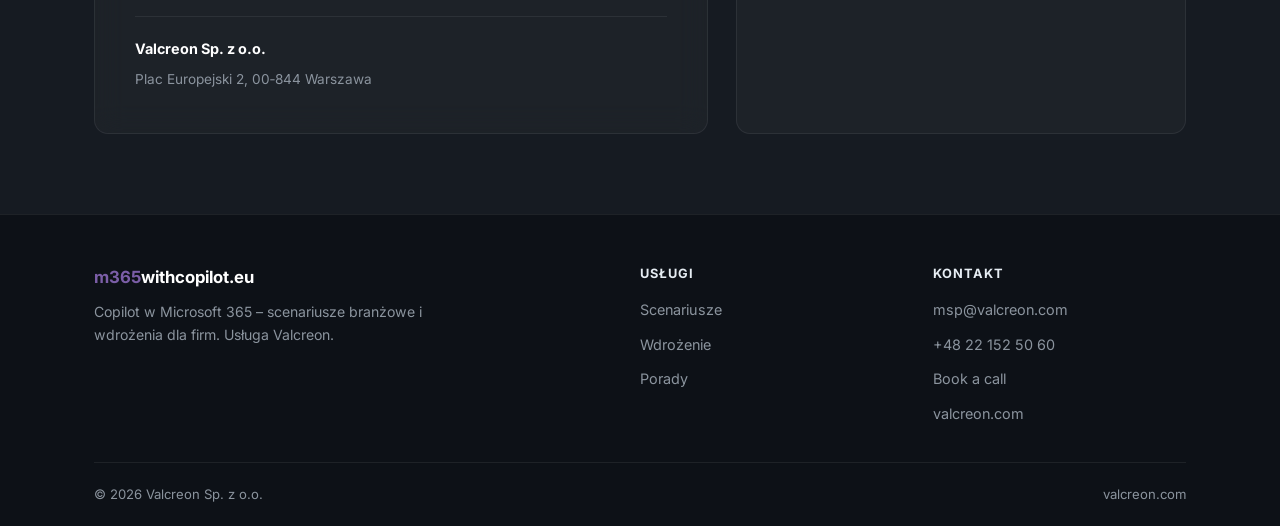
<file: medycyna.html>
<!DOCTYPE html>
<html lang="pl">
<head>
<meta charset="UTF-8">
<meta name="viewport" content="width=device-width,initial-scale=1">
<title>Copilot w medycynie – dokumentacja, procedury i korespondencja bez przestojów | m365withcopilot.eu</title>
<meta name="description" content="Jak Microsoft 365 Copilot działa w firmie medycznej. Dokumentacja, procedury, komunikacja z dostawcami i compliance – konkretny scenariusz." />
<link rel="icon" href="fav.ico" type="image/x-icon">
<link rel="preconnect" href="https://fonts.googleapis.com">
<link rel="preconnect" href="https://fonts.gstatic.com" crossorigin>
<link href="https://fonts.googleapis.com/css2?family=Inter:wght@400;500;600;700;800&display=swap" rel="stylesheet">
<link rel="stylesheet" href="style-2.css">
<style>
</style>
</head>
<body id="top">

<nav class="nav"><div class="wrap">
  <a href="index.html" class="nav-brand"><img src="logo-32.png" alt="Logo" width="28" height="28"><span><b>m365</b>withcopilot<b>.eu</b></span></a>
  <ul class="nav-links">
    <li><a href="index.html">← Scenariusze</a></li>
    <li><a href="#kontakt">Kontakt</a></li>
    <li><a href="https://m365withcopilot.pl" target="_blank" rel="noopener noreferrer" class="btn btn-p btn-sm">Sprawdź →</a></li>
  </ul>
  <button class="hamburger" id="burger" aria-label="Menu"><span></span><span></span><span></span></button>
</div></nav>
<div class="mobile-menu" id="mobileMenu">
  <a href="index.html">← Wszystkie scenariusze</a>
  <a href="#kontakt">Kontakt</a>
  <a href="https://m365withcopilot.pl" target="_blank" rel="noopener noreferrer">Sprawdź czy u Ciebie ma sens →</a>
</div>

<header class="post-hero">
  <div class="post-meta"><span class="post-tag">Medycyna i zdrowie</span></div>
  <h1>Copilot w medycynie – dokumentacja, procedury i&nbsp;korespondencja bez przestojów</h1>
  <p class="subtitle">Dokumentacja zabiera więcej czasu niż sama praca z&nbsp;pacjentem. Copilot odwraca te proporcje.</p>
</header>

<section class="post-body"><div class="col">

 <!-- WYZWANIE -->
<div class="block fade">
  <span class="block-label">⚡ Wyzwanie</span>
  <p>Firma z&nbsp;branży medycznej – 15 osób w&nbsp;biurze. Codziennie: procedury jakościowe, korespondencja z&nbsp;dostawcami sprzętu, raporty zgodności, dokumentacja regulacyjna. Po każdym spotkaniu wewnętrznym – ręczne protokoły i&nbsp;follow-upy. <strong>Pracownicy spędzają 50% czasu na dokumentacji zamiast na tym, co naprawdę ważne.</strong></p>
</div>

<!-- CO WDROŻYLIŚMY -->
<div class="block fade">
  <span class="block-label">🤖 Co wdrożyliśmy</span>
  <ul>
    <li><strong>Word + Copilot</strong> – drafty procedur, instrukcji obsługi sprzętu i&nbsp;dokumentacji regulacyjnej w&nbsp;minuty zamiast godzin</li>
    <li><strong>Outlook + Copilot</strong> – podsumowanie wątków z&nbsp;dostawcami, dystrybutorami i&nbsp;instytucjami kontrolnymi jednym kliknięciem</li>
    <li><strong>Teams + Copilot</strong> – automatyczne notatki ze spotkań zespołu z&nbsp;action items i&nbsp;przypisaniem odpowiedzialności</li>
    <li><strong>Excel + Copilot</strong> – analiza danych jakościowych, śledzenie KPI (wskaźniki defektów, zgodności, terminowości) bez ręcznych formuł</li>
    <li><strong>Copilot Chat</strong> – szybki research regulacji, weryfikacja zgodności z&nbsp;wytycznymi i&nbsp;przygotowanie do audytów</li>
  </ul>
</div>

<!-- EFEKTY -->
<div class="block fade">
  <span class="block-label">💰 Efekty</span>
  <div class="gains">
    <div class="gain-card"><div class="num">50%</div><div class="label">mniej czasu<br>na dokumentacji</div></div>
    <div class="gain-card"><div class="num">30%</div><div class="label">szybsze przygotowanie<br>do audytu</div></div>
    <div class="gain-card"><div class="num">0</div><div class="label">pominiętych<br>procedur</div></div>
  </div>
</div>

<!-- KONKLUZJA -->
<div class="block fade" style="text-align:center;border-color:var(--brand)">
  <span class="block-label">🎯 Konkluzja</span>
  <p style="font-weight:600">
    Copilot nie postawi diagnozy.<br>
    <strong>Ale zabierze biuru robotę papierkową – żeby ludzie mogli zajmować się zdrowiem.</strong>
  </p>
</div>

</div></section>

<section class="cta-section fade">
  <h2>Chcesz zobaczyć jak to zadziała u&nbsp;Ciebie?</h2>
  <p>Bezpłatna konsultacja – bez zobowiązań. Konkretnie.</p>
  <a href="https://m365withcopilot.pl" target="_blank" rel="noopener noreferrer" class="btn btn-p">Sprawdź czy u Ciebie ma sens →</a>
</section>

<section class="more"><div class="wrap">
  <h2>Inne scenariusze</h2>
  <div class="posts-grid" id="moreCases"></div>
</div></section>

<div style="text-align:center;padding:0 24px 48px">
  <a href="index.html" class="btn btn-s">← Wszystkie scenariusze</a>
</div>

<section class="contact-s" id="kontakt"><div class="wrap">
  <div class="contact-g">
    <div class="cp reveal">
      <span class="eyebrow">Kontakt</span>
      <h2>Porozmawiaj o&nbsp;Copilot w&nbsp;Twojej firmie – 15&nbsp;minut wystarczy</h2>
      <p>Pokażemy konkretne scenariusze dla Twojego zespołu, oszacujemy oszczędności i&nbsp;wycenimy wdrożenie. Bez formularzy – wystarczy 15&nbsp;minut albo jeden e&#8209;mail.</p>
      <div class="c-btns">
        <a class="btn btn-p" href="https://bookings.cloud.microsoft/book/RedFlag1@redflag.com.pl" target="_blank" rel="noopener noreferrer">Umów 15&nbsp;min</a>
        <a class="btn btn-s" href="mailto:msp@valcreon.com?subject=Copilot%20w%20M365%20%E2%80%93%20zapytanie&amp;body=Dzie%C5%84%20dobry%2C%0A%0AProsimy%20o%20kontakt%20w%20sprawie%20Microsoft%20365%20Copilot.%0A%0AFirma%3A%0ALiczba%20u%C5%BCytkownik%C3%B3w%3A%0ADomena%3A%0A%0APozdrawiam">Napisz e&#8209;mail</a>
        <a class="btn btn-s" href="tel:+48221525060"><svg width="16" height="16" viewBox="0 0 24 24" fill="none" stroke="currentColor" stroke-width="1.5" stroke-linecap="round" stroke-linejoin="round" style="vertical-align:middle;margin-right:4px"><path d="M22 16.92v3a2 2 0 0 1-2.18 2 19.79 19.79 0 0 1-8.63-3.07 19.5 19.5 0 0 1-6-6 19.79 19.79 0 0 1-3.07-8.67A2 2 0 0 1 4.11 2h3a2 2 0 0 1 2 1.72c.127.96.361 1.903.7 2.81a2 2 0 0 1-.45 2.11L8.09 9.91a16 16 0 0 0 6 6l1.27-1.27a2 2 0 0 1 2.11-.45c.907.339 1.85.573 2.81.7A2 2 0 0 1 22 16.92z"/></svg> +48 22 152 50 60</a>
      </div>
      <ul class="c-list">
        <li><i>→</i> Zobaczysz realne scenariusze Copilot dla Twojej branży</li>
        <li><i>→</i> Dostaniesz wycenę licencji i&nbsp;wdrożenia</li>
        <li><i>→</i> Dowiesz się ile czasu zaoszczędzi Twój zespół</li>
      </ul>
      <div class="co"><strong>Valcreon Sp. z o.o.</strong><span>Plac Europejski 2, 00‑844 Warszawa</span></div>
    </div>
    <div class="map-p reveal">
      <iframe title="Mapa – Plac Europejski 2, Warszawa" loading="lazy" referrerpolicy="no-referrer-when-downgrade"
        src="https://www.google.com/maps?q=Plac+Europejski+2,+00-844+Warszawa&output=embed"></iframe>
    </div>
  </div>
</div></section>

<footer class="ftr"><div class="wrap">
  <div class="ftr-g">
    <div>
      <a href="#top" class="ftr-brand"><span><b style="color:var(--brand)">m365</b>withcopilot.eu</span></a>
      <p class="ftr-desc">Copilot w Microsoft 365 – scenariusze branżowe i wdrożenia dla firm. Usługa Valcreon.</p>
    </div>
    <div class="ftr-col"><strong>Usługi</strong><a href="index.html">Scenariusze</a><a href="https://m365withcopilot.pl" target="_blank" rel="noopener noreferrer">Wdrożenie</a><a href="https://m365withcopilot.com" target="_blank" rel="noopener noreferrer">Porady</a></div>
    <div class="ftr-col"><strong>Kontakt</strong><a href="mailto:msp@valcreon.com">msp@valcreon.com</a><a href="tel:+48221525060">+48 22 152 50 60</a><a href="https://bookings.cloud.microsoft/book/RedFlag1@redflag.com.pl" target="_blank" rel="noopener noreferrer">Book a call</a><a href="https://valcreon.com" target="_blank" rel="noopener noreferrer">valcreon.com</a></div>
  </div>
  <div class="ftr-bot"><span>&copy; <span id="yr"></span> Valcreon Sp.&nbsp;z&nbsp;o.o.</span><a href="https://valcreon.com" target="_blank" rel="noopener noreferrer">valcreon.com</a></div>
</div></footer>

<button class="btt" id="btt" aria-label="Back to top">↑</button>

<script src="cases.js"></script>
<script>
document.getElementById("yr").textContent=new Date().getFullYear();
var burger=document.getElementById("burger");
var mm=document.getElementById("mobileMenu");
burger.addEventListener("click",function(){burger.classList.toggle("active");mm.classList.toggle("open");});
mm.querySelectorAll("a").forEach(function(a){a.addEventListener("click",function(){burger.classList.remove("active");mm.classList.remove("open");});});
document.addEventListener("click",function(e){if(mm.classList.contains("open")&&!mm.contains(e.target)&&!burger.contains(e.target)){burger.classList.remove("active");mm.classList.remove("open");}});
var bttEl=document.getElementById("btt");
window.addEventListener("scroll",function(){bttEl.classList.toggle("show",window.scrollY>400);});
bttEl.addEventListener("click",function(){window.scrollTo({top:0,behavior:"smooth"});});
observeAll();
renderMoreCases("moreCases");
</script>
</body>
</html>
</file>
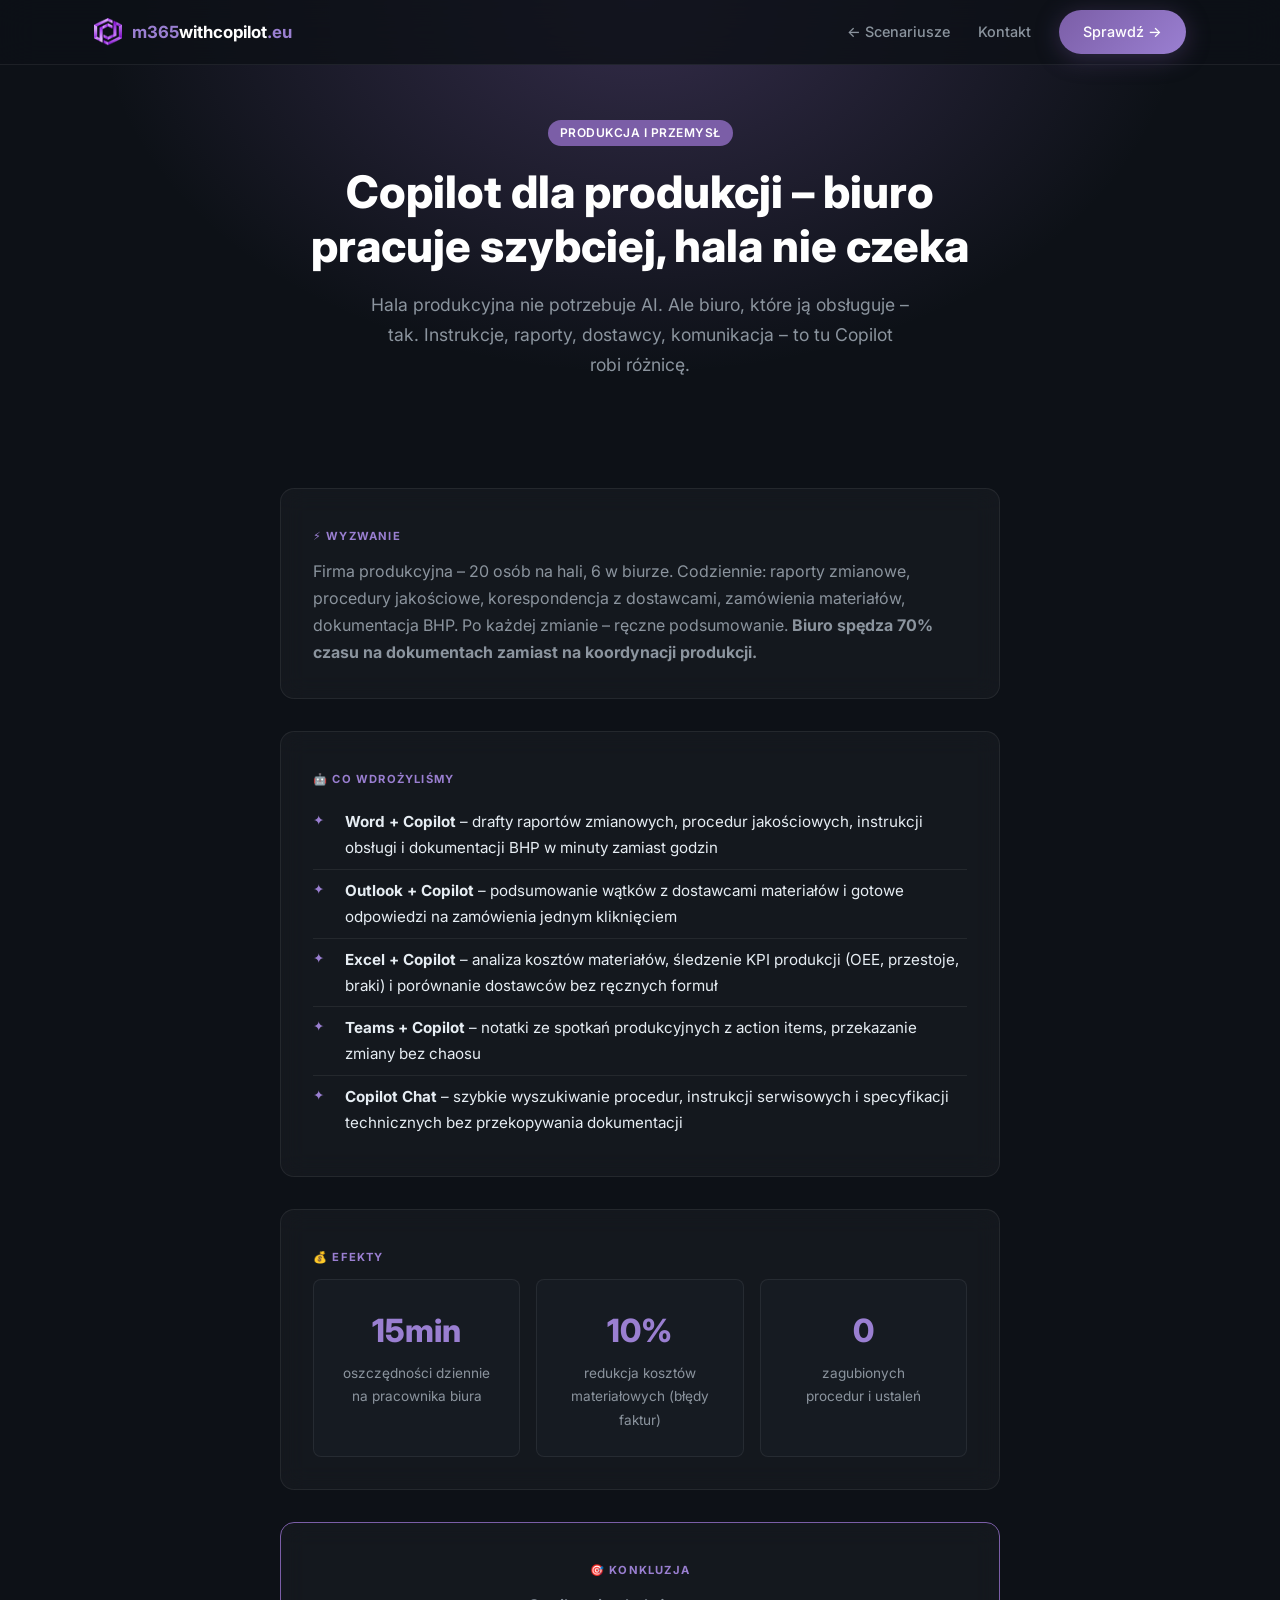
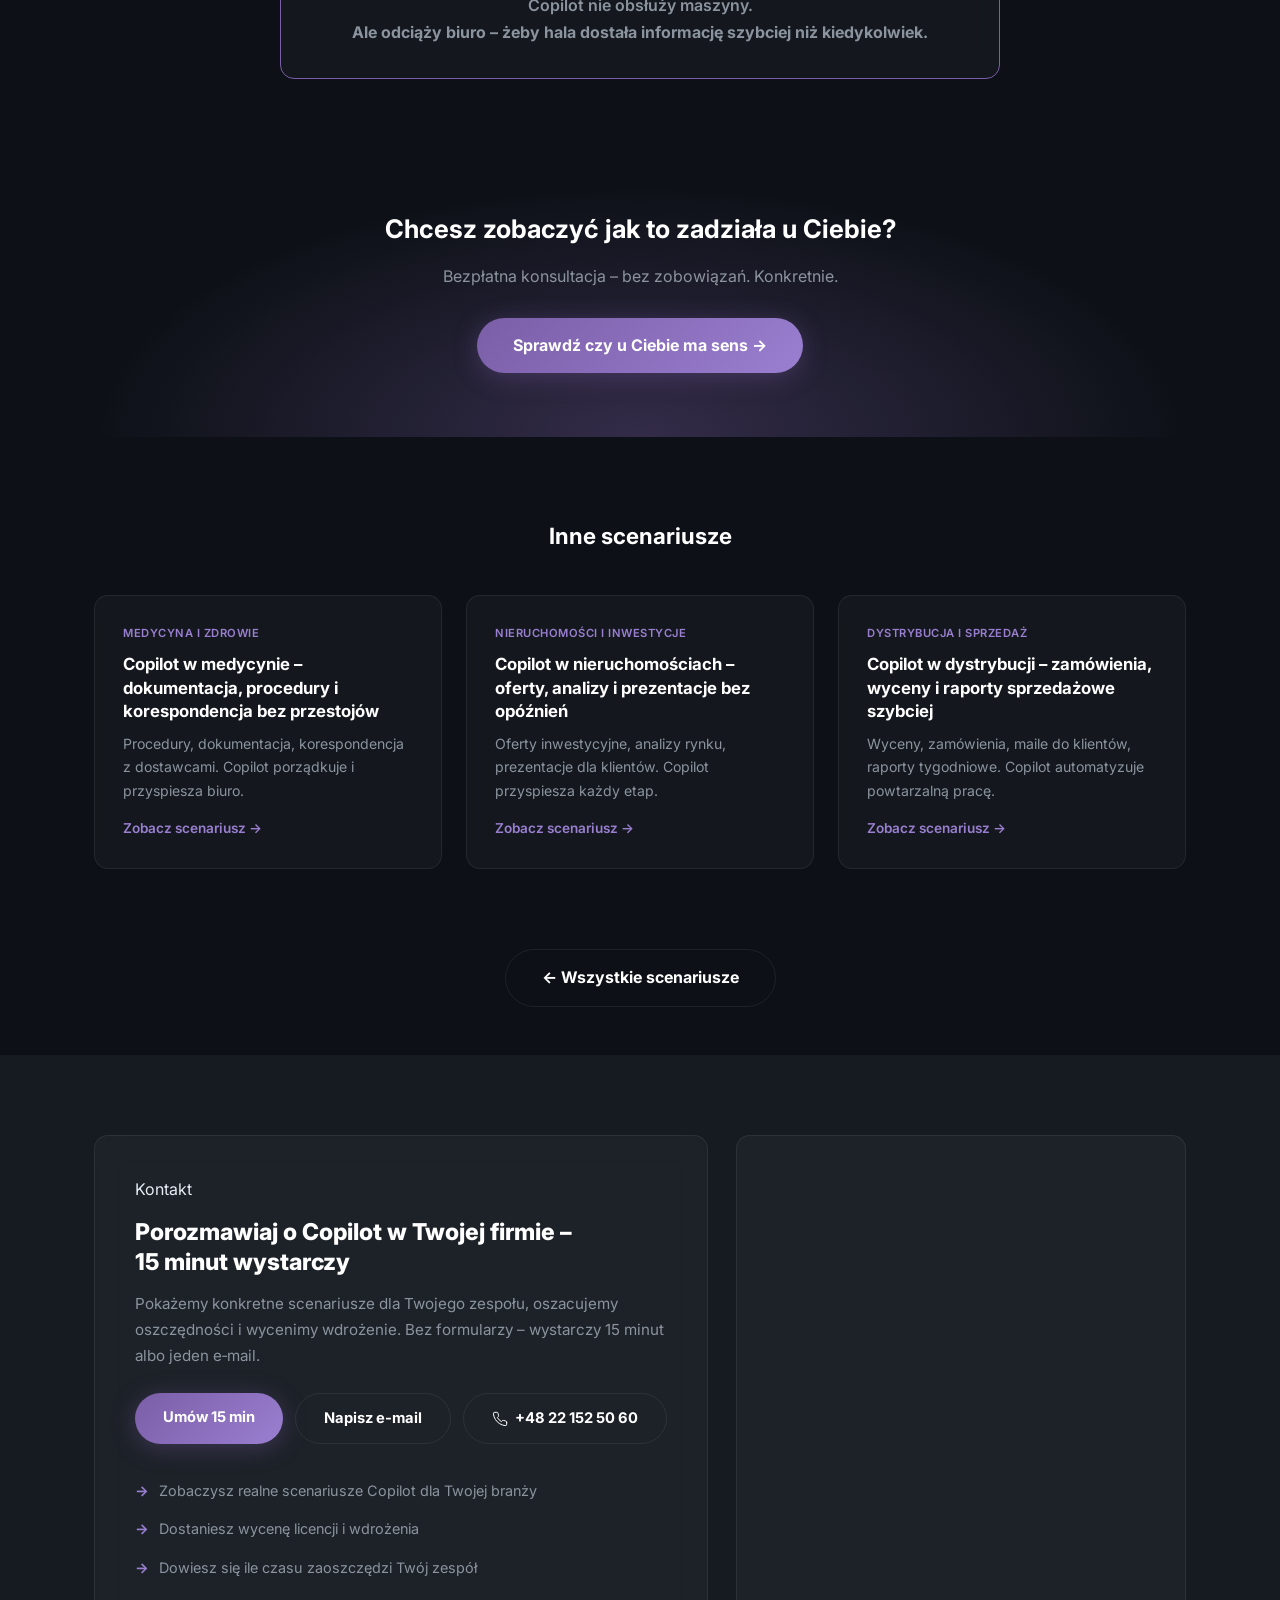
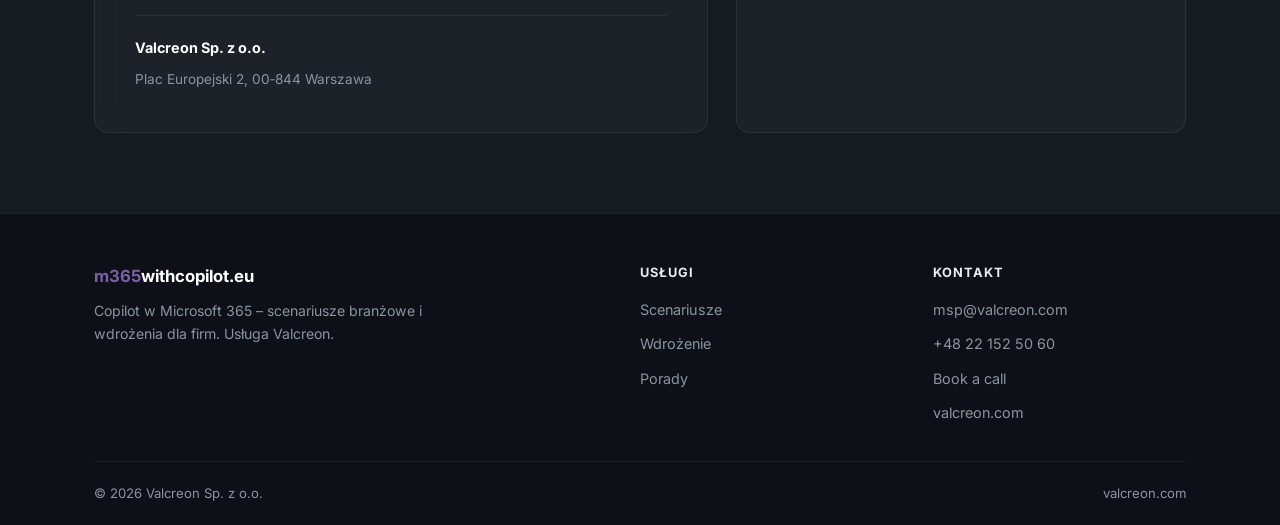
<file: produkcja.html>
<!DOCTYPE html>
<html lang="pl">
<head>
<meta charset="UTF-8">
<meta name="viewport" content="width=device-width,initial-scale=1">
<title>Copilot w produkcji – biuro pracuje szybciej, hala nie czeka | m365withcopilot.eu</title>
<meta name="description" content="Jak Microsoft 365 Copilot działa w firmie produkcyjnej. Procedury, raporty zmianowe, komunikacja wewnętrzna i zarządzanie dostawcami – konkretny scenariusz." />
<link rel="icon" href="fav.ico" type="image/x-icon">
<link rel="preconnect" href="https://fonts.googleapis.com">
<link rel="preconnect" href="https://fonts.gstatic.com" crossorigin>
<link href="https://fonts.googleapis.com/css2?family=Inter:wght@400;500;600;700;800&display=swap" rel="stylesheet">
<link rel="stylesheet" href="style-2.css">
<style>
</style>
</head>
<body id="top">

<nav class="nav"><div class="wrap">
  <a href="index.html" class="nav-brand"><img src="logo-32.png" alt="Logo" width="28" height="28"><span><b>m365</b>withcopilot<b>.eu</b></span></a>
  <ul class="nav-links">
    <li><a href="index.html">← Scenariusze</a></li>
    <li><a href="#kontakt">Kontakt</a></li>
    <li><a href="https://m365withcopilot.pl" target="_blank" rel="noopener noreferrer" class="btn btn-p btn-sm">Sprawdź →</a></li>
  </ul>
  <button class="hamburger" id="burger" aria-label="Menu"><span></span><span></span><span></span></button>
</div></nav>
<div class="mobile-menu" id="mobileMenu">
  <a href="index.html">← Wszystkie scenariusze</a>
  <a href="#kontakt">Kontakt</a>
  <a href="https://m365withcopilot.pl" target="_blank" rel="noopener noreferrer">Sprawdź czy u Ciebie ma sens →</a>
</div>

<header class="post-hero">
  <div class="post-meta"><span class="post-tag">Produkcja i przemysł</span></div>
  <h1>Copilot dla produkcji – biuro pracuje szybciej, hala nie czeka</h1>
  <p class="subtitle">Hala produkcyjna nie potrzebuje AI. Ale biuro, które ją obsługuje – tak. Instrukcje, raporty, dostawcy, komunikacja – to tu Copilot robi różnicę.</p>
</header>

<section class="post-body"><div class="col">

<!-- WYZWANIE -->
<div class="block fade">
  <span class="block-label">⚡ Wyzwanie</span>
  <p>Firma produkcyjna – 20 osób na hali, 6 w&nbsp;biurze. Codziennie: raporty zmianowe, procedury jakościowe, korespondencja z&nbsp;dostawcami, zamówienia materiałów, dokumentacja BHP. Po każdej zmianie – ręczne podsumowanie. <strong>Biuro spędza 70% czasu na dokumentach zamiast na koordynacji produkcji.</strong></p>
</div>

<!-- CO WDROŻYLIŚMY -->
<div class="block fade">
  <span class="block-label">🤖 Co wdrożyliśmy</span>
  <ul>
    <li><strong>Word + Copilot</strong> – drafty raportów zmianowych, procedur jakościowych, instrukcji obsługi i&nbsp;dokumentacji BHP w&nbsp;minuty zamiast godzin</li>
    <li><strong>Outlook + Copilot</strong> – podsumowanie wątków z&nbsp;dostawcami materiałów i&nbsp;gotowe odpowiedzi na zamówienia jednym kliknięciem</li>
    <li><strong>Excel + Copilot</strong> – analiza kosztów materiałów, śledzenie KPI produkcji (OEE, przestoje, braki) i&nbsp;porównanie dostawców bez ręcznych formuł</li>
    <li><strong>Teams + Copilot</strong> – notatki ze spotkań produkcyjnych z&nbsp;action items, przekazanie zmiany bez chaosu</li>
    <li><strong>Copilot Chat</strong> – szybkie wyszukiwanie procedur, instrukcji serwisowych i&nbsp;specyfikacji technicznych bez przekopywania dokumentacji</li>
  </ul>
</div>

<!-- EFEKTY -->
<div class="block fade">
  <span class="block-label">💰 Efekty</span>
  <div class="gains">
    <div class="gain-card"><div class="num">15min</div><div class="label">oszczędności dziennie<br>na pracownika biura</div></div>
    <div class="gain-card"><div class="num">10%</div><div class="label">redukcja kosztów<br>materiałowych (błędy faktur)</div></div>
    <div class="gain-card"><div class="num">0</div><div class="label">zagubionych<br>procedur i&nbsp;ustaleń</div></div>
  </div>
</div>

<!-- KONKLUZJA -->
<div class="block fade" style="text-align:center;border-color:var(--brand)">
  <span class="block-label">🎯 Konkluzja</span>
  <p style="font-weight:600">
    Copilot nie obsłuży maszyny.<br>
    <strong>Ale odciąży biuro – żeby hala dostała informację szybciej niż kiedykolwiek.</strong>
  </p>
</div>

</div></section>

<section class="cta-section fade">
  <h2>Chcesz zobaczyć jak to zadziała u&nbsp;Ciebie?</h2>
  <p>Bezpłatna konsultacja – bez zobowiązań. Konkretnie.</p>
  <a href="https://m365withcopilot.pl" target="_blank" rel="noopener noreferrer" class="btn btn-p">Sprawdź czy u Ciebie ma sens →</a>
</section>

<section class="more"><div class="wrap">
  <h2>Inne scenariusze</h2>
  <div class="posts-grid" id="moreCases"></div>
</div></section>

<div style="text-align:center;padding:0 24px 48px">
  <a href="index.html" class="btn btn-s">← Wszystkie scenariusze</a>
</div>

<section class="contact-s" id="kontakt"><div class="wrap">
  <div class="contact-g">
    <div class="cp reveal">
      <span class="eyebrow">Kontakt</span>
      <h2>Porozmawiaj o&nbsp;Copilot w&nbsp;Twojej firmie – 15&nbsp;minut wystarczy</h2>
      <p>Pokażemy konkretne scenariusze dla Twojego zespołu, oszacujemy oszczędności i&nbsp;wycenimy wdrożenie. Bez formularzy – wystarczy 15&nbsp;minut albo jeden e&#8209;mail.</p>
      <div class="c-btns">
        <a class="btn btn-p" href="https://bookings.cloud.microsoft/book/RedFlag1@redflag.com.pl" target="_blank" rel="noopener noreferrer">Umów 15&nbsp;min</a>
        <a class="btn btn-s" href="mailto:msp@valcreon.com?subject=Copilot%20w%20M365%20%E2%80%93%20zapytanie&amp;body=Dzie%C5%84%20dobry%2C%0A%0AProsimy%20o%20kontakt%20w%20sprawie%20Microsoft%20365%20Copilot.%0A%0AFirma%3A%0ALiczba%20u%C5%BCytkownik%C3%B3w%3A%0ADomena%3A%0A%0APozdrawiam">Napisz e&#8209;mail</a>
        <a class="btn btn-s" href="tel:+48221525060"><svg width="16" height="16" viewBox="0 0 24 24" fill="none" stroke="currentColor" stroke-width="1.5" stroke-linecap="round" stroke-linejoin="round" style="vertical-align:middle;margin-right:4px"><path d="M22 16.92v3a2 2 0 0 1-2.18 2 19.79 19.79 0 0 1-8.63-3.07 19.5 19.5 0 0 1-6-6 19.79 19.79 0 0 1-3.07-8.67A2 2 0 0 1 4.11 2h3a2 2 0 0 1 2 1.72c.127.96.361 1.903.7 2.81a2 2 0 0 1-.45 2.11L8.09 9.91a16 16 0 0 0 6 6l1.27-1.27a2 2 0 0 1 2.11-.45c.907.339 1.85.573 2.81.7A2 2 0 0 1 22 16.92z"/></svg> +48 22 152 50 60</a>
      </div>
      <ul class="c-list">
        <li><i>→</i> Zobaczysz realne scenariusze Copilot dla Twojej branży</li>
        <li><i>→</i> Dostaniesz wycenę licencji i&nbsp;wdrożenia</li>
        <li><i>→</i> Dowiesz się ile czasu zaoszczędzi Twój zespół</li>
      </ul>
      <div class="co"><strong>Valcreon Sp. z o.o.</strong><span>Plac Europejski 2, 00‑844 Warszawa</span></div>
    </div>
    <div class="map-p reveal">
      <iframe title="Mapa – Plac Europejski 2, Warszawa" loading="lazy" referrerpolicy="no-referrer-when-downgrade"
        src="https://www.google.com/maps?q=Plac+Europejski+2,+00-844+Warszawa&output=embed"></iframe>
    </div>
  </div>
</div></section>

<footer class="ftr"><div class="wrap">
  <div class="ftr-g">
    <div>
      <a href="#top" class="ftr-brand"><span><b style="color:var(--brand)">m365</b>withcopilot.eu</span></a>
      <p class="ftr-desc">Copilot w Microsoft 365 – scenariusze branżowe i wdrożenia dla firm. Usługa Valcreon.</p>
    </div>
    <div class="ftr-col"><strong>Usługi</strong><a href="index.html">Scenariusze</a><a href="https://m365withcopilot.pl" target="_blank" rel="noopener noreferrer">Wdrożenie</a><a href="https://m365withcopilot.com" target="_blank" rel="noopener noreferrer">Porady</a></div>
    <div class="ftr-col"><strong>Kontakt</strong><a href="mailto:msp@valcreon.com">msp@valcreon.com</a><a href="tel:+48221525060">+48 22 152 50 60</a><a href="https://bookings.cloud.microsoft/book/RedFlag1@redflag.com.pl" target="_blank" rel="noopener noreferrer">Book a call</a><a href="https://valcreon.com" target="_blank" rel="noopener noreferrer">valcreon.com</a></div>
  </div>
  <div class="ftr-bot"><span>&copy; <span id="yr"></span> Valcreon Sp.&nbsp;z&nbsp;o.o.</span><a href="https://valcreon.com" target="_blank" rel="noopener noreferrer">valcreon.com</a></div>
</div></footer>

<button class="btt" id="btt" aria-label="Back to top">↑</button>

<script src="cases.js"></script>
<script>
document.getElementById("yr").textContent=new Date().getFullYear();
var burger=document.getElementById("burger");
var mm=document.getElementById("mobileMenu");
burger.addEventListener("click",function(){burger.classList.toggle("active");mm.classList.toggle("open");});
mm.querySelectorAll("a").forEach(function(a){a.addEventListener("click",function(){burger.classList.remove("active");mm.classList.remove("open");});});
document.addEventListener("click",function(e){if(mm.classList.contains("open")&&!mm.contains(e.target)&&!burger.contains(e.target)){burger.classList.remove("active");mm.classList.remove("open");}});
var bttEl=document.getElementById("btt");
window.addEventListener("scroll",function(){bttEl.classList.toggle("show",window.scrollY>400);});
bttEl.addEventListener("click",function(){window.scrollTo({top:0,behavior:"smooth"});});
observeAll();
renderMoreCases("moreCases");
</script>
</body>
</html>
</file>
<file: style-1.css>
:root{--brand:#7B5EA7;--brand-light:#9a7fd1;--brand-glow:rgba(123,94,167,.35);--bg:#0d1117;--bg2:#161b22;--bg3:#1c2330;--card:#ffffff08;--card-border:#ffffff12;--text:#e6edf3;--text-dim:#8b949e;--text-bright:#fff;--radius:14px;--radius-sm:8px;--wrap:1140px;--col:720px;--transition:.3s cubic-bezier(.4,0,.2,1)}
*,*::before,*::after{box-sizing:border-box;margin:0;padding:0}
html{scroll-behavior:smooth;scroll-padding-top:80px}
body{font-family:'Inter',system-ui,-apple-system,sans-serif;background:var(--bg);color:var(--text);line-height:1.7;font-size:16px;-webkit-font-smoothing:antialiased}
a{color:var(--brand-light);text-decoration:none;transition:color var(--transition)}a:hover{color:var(--text-bright)}
img{max-width:100%;display:block}
.wrap{max-width:var(--wrap);margin:0 auto;padding:0 24px}
.fade,.reveal{opacity:0;transform:translateY(28px);transition:opacity .6s ease,transform .6s ease}
.fade.visible,.reveal.visible{opacity:1;transform:translateY(0)}
.nav{position:fixed;top:0;left:0;width:100%;z-index:1000;background:rgba(13,17,23,.82);backdrop-filter:blur(18px);-webkit-backdrop-filter:blur(18px);border-bottom:1px solid var(--card-border)}
.nav .wrap{display:flex;align-items:center;justify-content:space-between;height:64px}
.nav-brand{display:flex;align-items:center;gap:10px;font-weight:700;font-size:1.05rem;color:var(--text-bright)}.nav-brand img{height:28px;width:28px}.nav-brand b{color:var(--brand-light)}
.nav-links{display:flex;gap:28px;list-style:none;align-items:center}
.nav-links a{color:var(--text-dim);font-size:.9rem;font-weight:500;position:relative}
.nav-links a::after{content:"";position:absolute;bottom:-4px;left:0;width:0;height:2px;background:var(--brand);border-radius:2px;transition:width var(--transition)}
.nav-links a:hover{color:var(--text-bright)}.nav-links a:hover::after{width:100%}
.nav-links .btn-p{color:#fff}.nav-links .btn-p:hover{color:#fff}
.hamburger{display:none;flex-direction:column;gap:5px;cursor:pointer;padding:4px;background:none;border:none}
.hamburger span{display:block;width:24px;height:2px;background:var(--text);border-radius:2px;transition:var(--transition)}
.hamburger.active span:nth-child(1){transform:rotate(45deg) translate(5px,5px)}.hamburger.active span:nth-child(2){opacity:0}.hamburger.active span:nth-child(3){transform:rotate(-45deg) translate(5px,-5px)}
.mobile-menu{display:none;position:fixed;top:64px;right:0;width:260px;height:calc(100vh - 64px);background:rgba(22,27,34,.96);backdrop-filter:blur(20px);border-left:1px solid var(--card-border);padding:32px 24px;transform:translateX(100%);transition:transform var(--transition);z-index:999}
.mobile-menu.open{transform:translateX(0)}.mobile-menu a{display:block;padding:12px 0;color:var(--text-dim);font-weight:500;font-size:1rem;border-bottom:1px solid var(--card-border)}.mobile-menu a:hover{color:var(--text-bright)}
.btn{display:inline-block;padding:14px 36px;font-weight:700;font-size:1rem;border-radius:50px;transition:transform var(--transition),box-shadow var(--transition),background var(--transition);cursor:pointer;border:none;text-align:center}
.btn-p{background:linear-gradient(135deg,var(--brand),var(--brand-light));color:#fff;box-shadow:0 4px 24px var(--brand-glow)}.btn-p:hover{transform:translateY(-2px);box-shadow:0 8px 32px var(--brand-glow);color:#fff}
.btn-s{background:transparent;color:var(--text-bright);border:1px solid var(--card-border)}.btn-s:hover{border-color:var(--brand-light);color:var(--brand-light);transform:translateY(-2px)}
.btn-sm{padding:10px 24px;font-size:.9rem}
.section{padding:80px 24px}.section-alt{background:var(--bg2)}
.section-head{text-align:center;margin-bottom:48px}
.eyebrow{display:inline-block;font-size:.7rem;font-weight:700;text-transform:uppercase;letter-spacing:1.4px;color:var(--brand-light);margin-bottom:12px}
.section-head h2{font-size:clamp(1.4rem,4vw,2rem);font-weight:800;color:var(--text-bright);line-height:1.3}
.index-hero{padding:140px 24px 80px;text-align:center;background:radial-gradient(ellipse at 50% 0%,var(--brand-glow) 0%,transparent 60%)}
.index-hero h1{font-size:clamp(2rem,5.5vw,3.2rem);font-weight:800;line-height:1.15;color:var(--text-bright);max-width:720px;margin:0 auto 16px}.index-hero h1 span{color:var(--brand-light)}
.index-hero .subtitle{font-size:1.15rem;color:var(--text-dim);max-width:560px;margin:0 auto 32px}
.posts-grid{display:grid;grid-template-columns:repeat(auto-fit,minmax(300px,1fr));gap:24px}
.post-card{display:flex;flex-direction:column;background:var(--card);border:1px solid var(--card-border);backdrop-filter:blur(12px);border-radius:var(--radius);padding:28px;transition:transform var(--transition),border-color var(--transition);color:var(--text);text-decoration:none}
.post-card:hover{transform:translateY(-4px);border-color:var(--brand)}
.post-card .tag{display:inline-block;font-size:.7rem;font-weight:600;text-transform:uppercase;color:var(--brand-light);letter-spacing:.5px;margin-bottom:10px}
.post-card h3{font-size:1.05rem;font-weight:700;color:var(--text-bright);margin-bottom:8px;line-height:1.4}
.post-card p{font-size:.88rem;color:var(--text-dim);margin-bottom:14px}
.post-card .read{font-size:.85rem;color:var(--brand-light);font-weight:600;margin-top:auto}.post-card .read:hover{color:var(--text-bright)}
.cta-section{text-align:center;padding:64px 24px;background:radial-gradient(ellipse at 50% 100%,var(--brand-glow) 0%,transparent 60%)}
.cta-section h2{font-size:1.6rem;font-weight:700;color:var(--text-bright);margin-bottom:12px}
.cta-section p{color:var(--text-dim);margin-bottom:28px;font-size:1rem}
.contact-s{padding:80px 24px;background:var(--bg2)}
.contact-g{display:grid;grid-template-columns:1fr 1fr;gap:28px;max-width:var(--wrap);margin:0 auto}
.cp{background:var(--card);border:1px solid var(--card-border);backdrop-filter:blur(14px);-webkit-backdrop-filter:blur(14px);border-radius:var(--radius);padding:40px}
.cp h2{font-size:1.45rem;font-weight:800;color:var(--text-bright);line-height:1.3;margin-top:14px;margin-bottom:14px}
.cp>p{color:var(--text-dim);font-size:.95rem;line-height:1.7;margin-bottom:24px}
.c-btns{display:flex;flex-wrap:nowrap;gap:12px;margin-bottom:28px}.c-btns .btn{padding:12px 28px;font-size:.92rem;white-space:nowrap}
.c-list{list-style:none;padding:0;margin-bottom:28px}.c-list li{padding:7px 0;font-size:.9rem;color:var(--text-dim);display:flex;align-items:baseline;gap:10px}.c-list li i{color:var(--brand-light);font-style:normal;font-weight:700}
.co{padding-top:20px;border-top:1px solid var(--card-border)}.co strong{display:block;color:var(--text-bright);font-size:.9rem;margin-bottom:4px}.co span{color:var(--text-dim);font-size:.85rem}
.map-p{background:var(--card);border:1px solid var(--card-border);border-radius:var(--radius);overflow:hidden;min-height:400px;display:flex}
.map-p iframe{width:100%;height:100%;min-height:400px;border:0;border-radius:var(--radius);filter:brightness(.85) contrast(1.1) saturate(.6)}
.ftr{background:var(--bg);border-top:1px solid var(--card-border);padding:48px 0 0}
.ftr-g{display:grid;grid-template-columns:2fr 1fr 1fr;gap:40px;padding-bottom:36px}
.ftr-brand{font-weight:700;font-size:1.05rem;color:var(--text-bright);display:inline-block;margin-bottom:10px}.ftr-brand b{color:var(--brand-light)}
.ftr-desc{font-size:.88rem;color:var(--text-dim);line-height:1.6;max-width:340px}
.ftr-col{display:flex;flex-direction:column;gap:10px}.ftr-col strong{font-size:.8rem;text-transform:uppercase;letter-spacing:1px;color:var(--text);margin-bottom:4px}.ftr-col a{font-size:.9rem;color:var(--text-dim)}.ftr-col a:hover{color:var(--text-bright)}
.ftr-bot{display:flex;align-items:center;justify-content:space-between;padding:20px 0;border-top:1px solid var(--card-border);font-size:.82rem;color:var(--text-dim)}.ftr-bot a{color:var(--text-dim)}.ftr-bot a:hover{color:var(--text-bright)}
.btt{position:fixed;bottom:28px;right:28px;width:44px;height:44px;background:var(--brand);color:#fff;border:none;border-radius:50%;cursor:pointer;font-size:1.2rem;display:flex;align-items:center;justify-content:center;opacity:0;pointer-events:none;transition:opacity var(--transition),transform var(--transition);box-shadow:0 4px 16px var(--brand-glow);z-index:900}.btt.show{opacity:1;pointer-events:auto}.btt:hover{transform:translateY(-3px)}
@media(max-width:768px){.nav-links{display:none}.hamburger{display:flex}.mobile-menu{display:block}.index-hero h1{font-size:1.8rem}.posts-grid{grid-template-columns:1fr}.contact-g{grid-template-columns:1fr}.map-p{min-height:280px}.map-p iframe{min-height:280px}.cp{padding:28px 20px}.ftr-g{grid-template-columns:1fr;gap:28px}.ftr-bot{flex-direction:column;gap:8px;text-align:center}}
@media(max-width:480px){.c-btns{flex-wrap:wrap}.c-btns .btn{width:100%;text-align:center}}
</file>
<file: style-2.css>
:root{--brand:#7B5EA7;--brand-light:#9a7fd1;--brand-glow:rgba(123,94,167,.35);--bg:#0d1117;--bg2:#161b22;--bg3:#1c2330;--card:#ffffff08;--card-border:#ffffff12;--text:#e6edf3;--text-dim:#8b949e;--text-bright:#fff;--radius:14px;--radius-sm:8px;--wrap:1140px;--col:720px;--transition:.3s cubic-bezier(.4,0,.2,1)}
*,*::before,*::after{box-sizing:border-box;margin:0;padding:0}
html{scroll-behavior:smooth;scroll-padding-top:80px}
body{font-family:'Inter',system-ui,-apple-system,sans-serif;background:var(--bg);color:var(--text);line-height:1.7;font-size:16px;-webkit-font-smoothing:antialiased}
a{color:var(--brand-light);text-decoration:none;transition:color var(--transition)}a:hover{color:var(--text-bright)}
img{max-width:100%;display:block}
.wrap{max-width:var(--wrap);margin:0 auto;padding:0 24px}.col{max-width:var(--col);margin:0 auto}
.fade,.reveal{opacity:0;transform:translateY(28px);transition:opacity .6s ease,transform .6s ease}
.fade.visible,.reveal.visible{opacity:1;transform:translateY(0)}
.nav{position:fixed;top:0;left:0;width:100%;z-index:1000;background:rgba(13,17,23,.82);backdrop-filter:blur(18px);-webkit-backdrop-filter:blur(18px);border-bottom:1px solid var(--card-border)}
.nav .wrap{display:flex;align-items:center;justify-content:space-between;height:64px}
.nav-brand{display:flex;align-items:center;gap:10px;font-weight:700;font-size:1.05rem;color:var(--text-bright)}.nav-brand img{height:28px;width:28px}.nav-brand b{color:var(--brand-light)}
.nav-links{display:flex;gap:28px;list-style:none;align-items:center}
.nav-links a{color:var(--text-dim);font-size:.9rem;font-weight:500;position:relative}
.nav-links a::after{content:"";position:absolute;bottom:-4px;left:0;width:0;height:2px;background:var(--brand);border-radius:2px;transition:width var(--transition)}
.nav-links a:hover{color:var(--text-bright)}.nav-links a:hover::after{width:100%}
.nav-links .btn-p{color:#fff}.nav-links .btn-p:hover{color:#fff}
.hamburger{display:none;flex-direction:column;gap:5px;cursor:pointer;padding:4px;background:none;border:none}
.hamburger span{display:block;width:24px;height:2px;background:var(--text);border-radius:2px;transition:var(--transition)}
.hamburger.active span:nth-child(1){transform:rotate(45deg) translate(5px,5px)}.hamburger.active span:nth-child(2){opacity:0}.hamburger.active span:nth-child(3){transform:rotate(-45deg) translate(5px,-5px)}
.mobile-menu{display:none;position:fixed;top:64px;right:0;width:260px;height:calc(100vh - 64px);background:rgba(22,27,34,.96);backdrop-filter:blur(20px);border-left:1px solid var(--card-border);padding:32px 24px;transform:translateX(100%);transition:transform var(--transition);z-index:999}
.mobile-menu.open{transform:translateX(0)}.mobile-menu a{display:block;padding:12px 0;color:var(--text-dim);font-weight:500;font-size:1rem;border-bottom:1px solid var(--card-border)}.mobile-menu a:hover{color:var(--text-bright)}
.btn{display:inline-block;padding:14px 36px;font-weight:700;font-size:1rem;border-radius:50px;transition:transform var(--transition),box-shadow var(--transition),background var(--transition);cursor:pointer;border:none;text-align:center}
.btn-p{background:linear-gradient(135deg,var(--brand),var(--brand-light));color:#fff;box-shadow:0 4px 24px var(--brand-glow)}.btn-p:hover{transform:translateY(-2px);box-shadow:0 8px 32px var(--brand-glow);color:#fff}
.btn-s{background:transparent;color:var(--text-bright);border:1px solid var(--card-border)}.btn-s:hover{border-color:var(--brand-light);color:var(--brand-light);transform:translateY(-2px)}
.btn-sm{padding:10px 24px;font-size:.9rem}
.post-hero{padding:120px 24px 60px;text-align:center;background:radial-gradient(ellipse at 50% 0%,var(--brand-glow) 0%,transparent 60%)}
.post-meta{display:flex;align-items:center;justify-content:center;gap:16px;flex-wrap:wrap;margin-bottom:20px;font-size:.85rem;color:var(--text-dim)}
.post-tag{background:var(--brand);color:#fff;padding:3px 12px;border-radius:50px;font-size:.75rem;font-weight:600;text-transform:uppercase;letter-spacing:.5px}
.post-hero h1{font-size:clamp(1.8rem,5vw,2.8rem);font-weight:800;line-height:1.2;color:var(--text-bright);max-width:var(--col);margin:0 auto 16px}
.post-hero .subtitle{font-size:1.1rem;color:var(--text-dim);max-width:540px;margin:0 auto}
.post-body{padding:48px 24px 64px}
.post-body .col>*+*{margin-top:32px}
.block{background:var(--card);border:1px solid var(--card-border);backdrop-filter:blur(12px);-webkit-backdrop-filter:blur(12px);border-radius:var(--radius);padding:32px}
.block-label{display:inline-block;font-size:.7rem;font-weight:700;text-transform:uppercase;letter-spacing:1.2px;color:var(--brand-light);margin-bottom:12px}
.block h2{font-size:1.3rem;font-weight:700;color:var(--text-bright);margin-bottom:16px}
.block p{color:var(--text-dim);font-size:1rem}
.block ul{list-style:none;padding:0}
.block ul li{position:relative;padding:8px 0 8px 32px;color:var(--text);font-size:.95rem;border-bottom:1px solid var(--card-border)}
.block ul li:last-child{border-bottom:none}
.block ul li::before{content:"✦";position:absolute;left:0;top:8px;color:var(--brand-light);font-size:.85rem}
.gains{display:grid;grid-template-columns:repeat(auto-fit,minmax(180px,1fr));gap:16px}
.gain-card{text-align:center;padding:24px 16px;background:var(--bg2);border:1px solid var(--card-border);border-radius:var(--radius-sm)}
.gain-card .num{font-size:2rem;font-weight:800;color:var(--brand-light)}
.gain-card .label{font-size:.85rem;color:var(--text-dim);margin-top:4px}
.cta-section{text-align:center;padding:64px 24px;background:radial-gradient(ellipse at 50% 100%,var(--brand-glow) 0%,transparent 60%)}
.cta-section h2{font-size:1.6rem;font-weight:700;color:var(--text-bright);margin-bottom:12px}
.cta-section p{color:var(--text-dim);margin-bottom:28px;font-size:1rem}
.more{padding:80px 24px}
.more h2{text-align:center;font-size:1.4rem;font-weight:700;color:var(--text-bright);margin-bottom:40px}
.posts-grid{display:grid;grid-template-columns:repeat(auto-fit,minmax(300px,1fr));gap:24px}
.post-card{display:flex;flex-direction:column;background:var(--card);border:1px solid var(--card-border);backdrop-filter:blur(12px);border-radius:var(--radius);padding:28px;transition:transform var(--transition),border-color var(--transition);color:var(--text);text-decoration:none}
.post-card:hover{transform:translateY(-4px);border-color:var(--brand)}
.post-card .tag{display:inline-block;font-size:.7rem;font-weight:600;text-transform:uppercase;color:var(--brand-light);letter-spacing:.5px;margin-bottom:10px}
.post-card h3{font-size:1.05rem;font-weight:700;color:var(--text-bright);margin-bottom:8px;line-height:1.4}
.post-card p{font-size:.88rem;color:var(--text-dim);margin-bottom:14px}
.post-card .read{font-size:.85rem;color:var(--brand-light);font-weight:600;margin-top:auto}
.contact-s{padding:80px 24px;background:var(--bg2)}
.contact-g{display:grid;grid-template-columns:1fr 1fr;gap:28px;max-width:var(--wrap);margin:0 auto}
.cp{background:var(--card);border:1px solid var(--card-border);backdrop-filter:blur(14px);-webkit-backdrop-filter:blur(14px);border-radius:var(--radius);padding:40px}
.cp h2{font-size:1.45rem;font-weight:800;color:var(--text-bright);line-height:1.3;margin-top:14px;margin-bottom:14px}
.cp>p{color:var(--text-dim);font-size:.95rem;line-height:1.7;margin-bottom:24px}
.c-btns{display:flex;flex-wrap:nowrap;gap:12px;margin-bottom:28px}.c-btns .btn{padding:12px 28px;font-size:.92rem;white-space:nowrap}
.c-list{list-style:none;padding:0;margin-bottom:28px}.c-list li{padding:7px 0;font-size:.9rem;color:var(--text-dim);display:flex;align-items:baseline;gap:10px}.c-list li i{color:var(--brand-light);font-style:normal;font-weight:700}
.co{padding-top:20px;border-top:1px solid var(--card-border)}.co strong{display:block;color:var(--text-bright);font-size:.9rem;margin-bottom:4px}.co span{color:var(--text-dim);font-size:.85rem}
.map-p{background:var(--card);border:1px solid var(--card-border);border-radius:var(--radius);overflow:hidden;min-height:400px;display:flex}
.map-p iframe{width:100%;height:100%;min-height:400px;border:0;border-radius:var(--radius);filter:brightness(.85) contrast(1.1) saturate(.6)}
.ftr{background:var(--bg);border-top:1px solid var(--card-border);padding:48px 0 0}
.ftr-g{display:grid;grid-template-columns:2fr 1fr 1fr;gap:40px;padding-bottom:36px}
.ftr-brand{font-weight:700;font-size:1.05rem;color:var(--text-bright);display:inline-block;margin-bottom:10px}.ftr-brand b{color:var(--brand-light)}
.ftr-desc{font-size:.88rem;color:var(--text-dim);line-height:1.6;max-width:340px}
.ftr-col{display:flex;flex-direction:column;gap:10px}.ftr-col strong{font-size:.8rem;text-transform:uppercase;letter-spacing:1px;color:var(--text);margin-bottom:4px}.ftr-col a{font-size:.9rem;color:var(--text-dim)}.ftr-col a:hover{color:var(--text-bright)}
.ftr-bot{display:flex;align-items:center;justify-content:space-between;padding:20px 0;border-top:1px solid var(--card-border);font-size:.82rem;color:var(--text-dim)}.ftr-bot a{color:var(--text-dim)}.ftr-bot a:hover{color:var(--text-bright)}
.btt{position:fixed;bottom:28px;right:28px;width:44px;height:44px;background:var(--brand);color:#fff;border:none;border-radius:50%;cursor:pointer;font-size:1.2rem;display:flex;align-items:center;justify-content:center;opacity:0;pointer-events:none;transition:opacity var(--transition),transform var(--transition);box-shadow:0 4px 16px var(--brand-glow);z-index:900}.btt.show{opacity:1;pointer-events:auto}.btt:hover{transform:translateY(-3px)}
@media(max-width:768px){.nav-links{display:none}.hamburger{display:flex}.mobile-menu{display:block}.post-hero h1{font-size:1.6rem}.posts-grid{grid-template-columns:1fr}.contact-g{grid-template-columns:1fr}.map-p{min-height:280px}.map-p iframe{min-height:280px}.cp{padding:28px 20px}.ftr-g{grid-template-columns:1fr;gap:28px}.ftr-bot{flex-direction:column;gap:8px;text-align:center}.gains{grid-template-columns:1fr 1fr}}
@media(max-width:480px){.gains{grid-template-columns:1fr}.block{padding:24px 18px}.c-btns{flex-wrap:wrap}.c-btns .btn{width:100%;text-align:center}}
</file>
